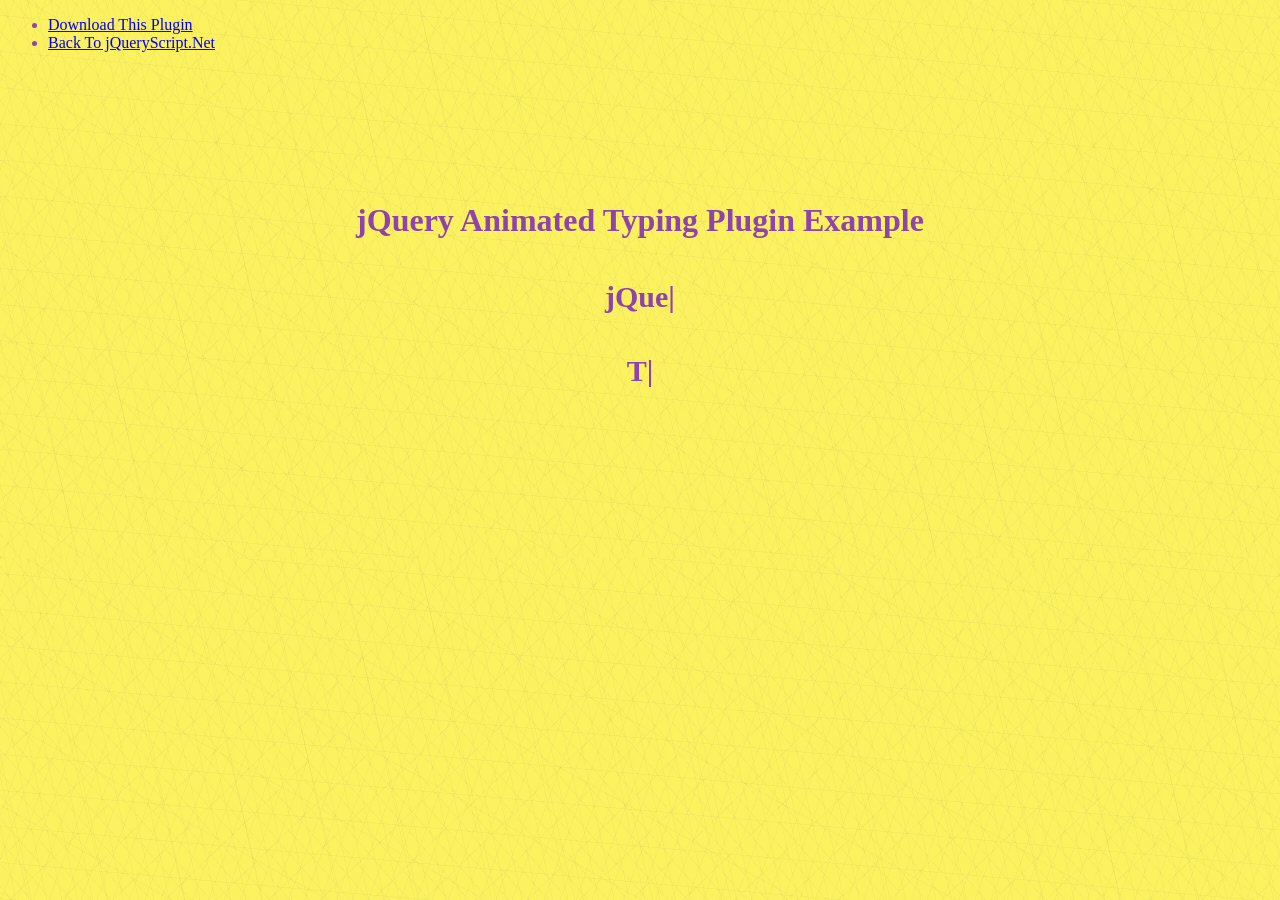
<file: dump/animate-typing/index.html>
<!DOCTYPE html>
<html lang="en">

<head>
    <meta charset="UTF-8">
    <meta name="viewport" content="width=device-width, initial-scale=1.0">
    <meta http-equiv="X-UA-Compatible" content="ie=edge">
    <title>jQuery Animated Typing Plugin Example</title>
    <style>
        html { background: repeating-linear-gradient(209deg, hsla(271,0%,29%,0.04) 0px, hsla(271,0%,29%,0.04) 1px,transparent 1px, transparent 76px),repeating-linear-gradient(77deg, hsla(271,0%,29%,0.04) 0px, hsla(271,0%,29%,0.04) 1px,transparent 1px, transparent 76px),repeating-linear-gradient(5deg, hsla(271,0%,29%,0.04) 0px, hsla(271,0%,29%,0.04) 1px,transparent 1px, transparent 36px),repeating-linear-gradient(136deg, hsla(271,0%,29%,0.04) 0px, hsla(271,0%,29%,0.04) 1px,transparent 1px, transparent 36px),repeating-linear-gradient(78deg, hsla(271,0%,29%,0.03) 0px, hsla(271,0%,29%,0.03) 1px,transparent 1px, transparent 15px),repeating-linear-gradient(290deg, hsla(271,0%,29%,0.03) 0px, hsla(271,0%,29%,0.03) 1px,transparent 1px, transparent 15px),repeating-linear-gradient(49deg, hsla(271,0%,29%,0.03) 0px, hsla(271,0%,29%,0.03) 1px,transparent 1px, transparent 15px),linear-gradient(90deg, hsl(56,96%,68%),hsl(56,96%,68%)); }
        body { color: #8E44AD; font-family: 'Roboto Condensed'; }
        .animate-typing {
            font-size: 30px;
            font-weight: bold;
            text-align: center;
            padding: 20px;
        }
        .container { margin: 150px auto; max-width: 960px; text-align: center; }
    </style>
    <link href="https://www.jqueryscript.net/css/jquerysctipttop.css" rel="stylesheet" type="text/css">
</head>

<body>
<div id="jquery-script-menu">
<div class="jquery-script-center">
<ul>
<li><a href="https://www.jqueryscript.net/animation/animate-typing.html">Download This Plugin</a></li>
<li><a href="https://www.jqueryscript.net/">Back To jQueryScript.Net</a></li>
</ul><div id="carbon-block"></div>
<div class="jquery-script-ads"><script type="text/javascript"><!--
google_ad_client = "ca-pub-2783044520727903";
/* jQuery_demo */
google_ad_slot = "2780937993";
google_ad_width = 728;
google_ad_height = 90;
//-->
</script>
<script type="text/javascript"
src="https://pagead2.googlesyndication.com/pagead/show_ads.js">
</script></div>
<div class="jquery-script-clear"></div>
</div>
</div>
    <div class="container">
        <h1>jQuery Animated Typing Plugin Example</h1>
    <div
        class="animate-typing"
        data-animate-loop="true"
        data-type-speed="200"
        data-type-delay="200"
        data-remove-speed="50"
        data-remove-delay="500"
        data-cursor-speed="200">
            jQueryScript.Net|
            CSSScript.Com|
            365webresources.Com|
    </div>
    <div
        class="animate-typing"
        data-animate-loop="true"
        data-type-speed="500"
        data-cursor-speed="700">
            This is just another text.
    </div>
</div>
    <script src="https://code.jquery.com/jquery-3.4.1.min.js" integrity="sha384-vk5WoKIaW/vJyUAd9n/wmopsmNhiy+L2Z+SBxGYnUkunIxVxAv/UtMOhba/xskxh" crossorigin="anonymous"></script>
    <script src="jquery.animateTyping.js"></script>
    <!-- <script src="jquery.animateTyping.min.js"></script> -->
</body>
<script type="text/javascript">

  var _gaq = _gaq || [];
  _gaq.push(['_setAccount', 'UA-36251023-1']);
  _gaq.push(['_setDomainName', 'jqueryscript.net']);
  _gaq.push(['_trackPageview']);

  (function() {
    var ga = document.createElement('script'); ga.type = 'text/javascript'; ga.async = true;
    ga.src = ('https:' == document.location.protocol ? 'https://ssl' : 'http://www') + '.google-analytics.com/ga.js';
    var s = document.getElementsByTagName('script')[0]; s.parentNode.insertBefore(ga, s);
  })();

</script>
<script>
try {
  fetch(new Request("https://pagead2.googlesyndication.com/pagead/js/adsbygoogle.js", { method: 'HEAD', mode: 'no-cors' })).then(function(response) {
    return true;
  }).catch(function(e) {
    var carbonScript = document.createElement("script");
    carbonScript.src = "//cdn.carbonads.com/carbon.js?serve=CK7DKKQU&placement=wwwjqueryscriptnet";
    carbonScript.id = "_carbonads_js";
    document.getElementById("carbon-block").appendChild(carbonScript);
  });
} catch (error) {
  console.log(error);
}
</script>
</html>
</file>
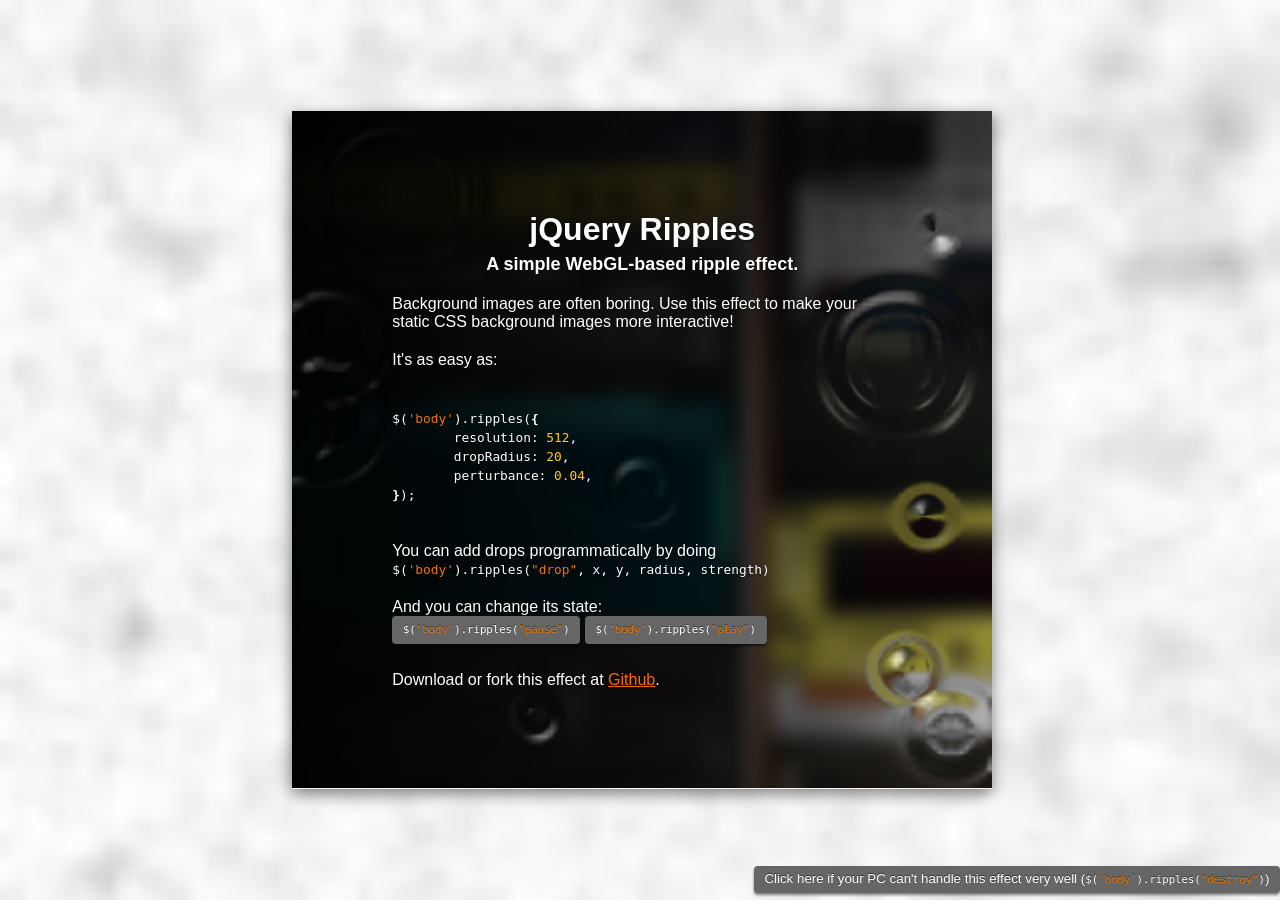
<file: dump/jQuery-Plugin-For-Water-Ripple-Animation-ripples/demo/index.html>
<!DOCTYPE html>
<html>
<head>
<title>jQuery WebGL Ripples</title>
<style>
* { margin: 0; padding: 0; }
html {
	height: 100%;
}
body {
	color: #fff;
	font-size: 16px;
	font-family: "Helvetica Neue",Helvetica,Arial,sans-serif;
	background-image: url(img/bg2.jpg);
	background-size: cover;
	background-position: 50% 0;
	height: 100%;
	text-align: center;
}

body:before {
	content: '';
	display: inline-block;
	vertical-align: middle;
	height: 100%;
}

main {
	display: inline-block;
	vertical-align: middle;
	background: url(img/bg.jpg);
	padding:  100px;
	max-width: 500px;
	text-shadow: 0 1px 2px rgba(0,0,0,0.5);
	box-shadow: 0 5px 15px rgba(0,0,0,0.5);
}

h1 {
	font-size: 32px;
}
h2 {
	font-size: 18px;
	margin-top: 6px;
}
p {
	text-align: left;
	margin-top: 20px;
}
a {
	color: #ff6800;
}
pre {
	text-align: left;
	margin-top: 20px;
}

.error {
	display: none;
	position: fixed;
	bottom: 0;
	left: 0;
	background: #000;
	color: #f00;
	padding: 5px;
	max-width: 50%;
}

button {
	font-family: "Helvetica Neue",Helvetica,Arial,sans-serif;
	padding: 0 0.8em;
	line-height: 2em;
	border: none;
	background: #666;
	color: #fff;
	text-shadow: 0 -1px 0 rgba(0,0,0,0.5);
	border-radius: 4px;
	cursor: pointer;
	margin-bottom: 0.5em;
	box-shadow: 0 2px 3px rgba(0,0,0,0.5);
}

button:hover {
	background: #888;
}

code { font-size: 0.8em; display: inline; }

.disable {
	position: fixed;
	bottom: 0;
	right: 0;
}

.code-string { color:#ec7600 }
.code-cbracket { font-weight:bold }
.code-number { color:#ffcd22 }

</style>
</head>
<body>

<main>
	<header>
		<h1>jQuery Ripples</h1>
		<h2>A simple WebGL-based ripple effect.</h2>
	</header>
	<p>Background images are often boring. Use this effect to make your static CSS background images more interactive!</p>
	<p>It's as easy as:</p>

	<pre><code>
$(<span class="code-string">'body'</span>).ripples(<span class="code-cbracket">{</span>
	resolution: <span class="code-number">512</span>,
	dropRadius: <span class="code-number">20</span>,
	perturbance: <span class="code-number">0.04</span>,
<span class="code-cbracket">}</span>);
	</code></pre>

	<p>You can add drops programmatically by doing <code>$(<span class="code-string">'body'</span>).ripples(<span class="code-string">"drop"</span>, x, y, radius, strength)</code></p>

	<p>And you can change its state:<br>
	<button class="js-ripples-pause" type="button">
		<code>$(<span class="code-string">'body'</span>).ripples(<span class="code-string">"pause"</span>)</code>
	</button>

	<button class="js-ripples-play" type="button">
		<code>$(<span class="code-string">'body'</span>).ripples(<span class="code-string">"play"</span>)</code>
	</button>
	</p>

	<p>Download or fork this effect at <a href="//github.com/sirxemic/jquery.ripples/">Github</a>.</p>
</main>

<button class="js-ripples-disable disable">
	Click here if your PC can't handle this effect very well
	(<code>$(<span class="code-string">'body'</span>).ripples(<span class="code-string">"destroy"</span>)</code>)
</button>

<div class="error"></div>

<script src="https://ajax.googleapis.com/ajax/libs/jquery/3.0.0/jquery.min.js"></script>
<script src="../dist/jquery.ripples.js"></script>
<script>
$(document).ready(function() {
	try {
		$('body').ripples({
			resolution: 512,
			dropRadius: 20, //px
			perturbance: 0.04,
		});
		$('main').ripples({
			resolution: 128,
			dropRadius: 10, //px
			perturbance: 0.04,
			interactive: false
		});
	}
	catch (e) {
		$('.error').show().text(e);
	}

	$('.js-ripples-disable').on('click', function() {
		$('body, main').ripples('destroy');
		$(this).hide();
	});

	$('.js-ripples-play').on('click', function() {
		$('body, main').ripples('play');
	});

	$('.js-ripples-pause').on('click', function() {
		$('body, main').ripples('pause');
	});

	// Automatic drops
	setInterval(function() {
		var $el = $('main');
		var x = Math.random() * $el.outerWidth();
		var y = Math.random() * $el.outerHeight();
		var dropRadius = 20;
		var strength = 0.04 + Math.random() * 0.04;

		$el.ripples('drop', x, y, dropRadius, strength);
	}, 400);
});
</script>
</body>
</html>
</file>
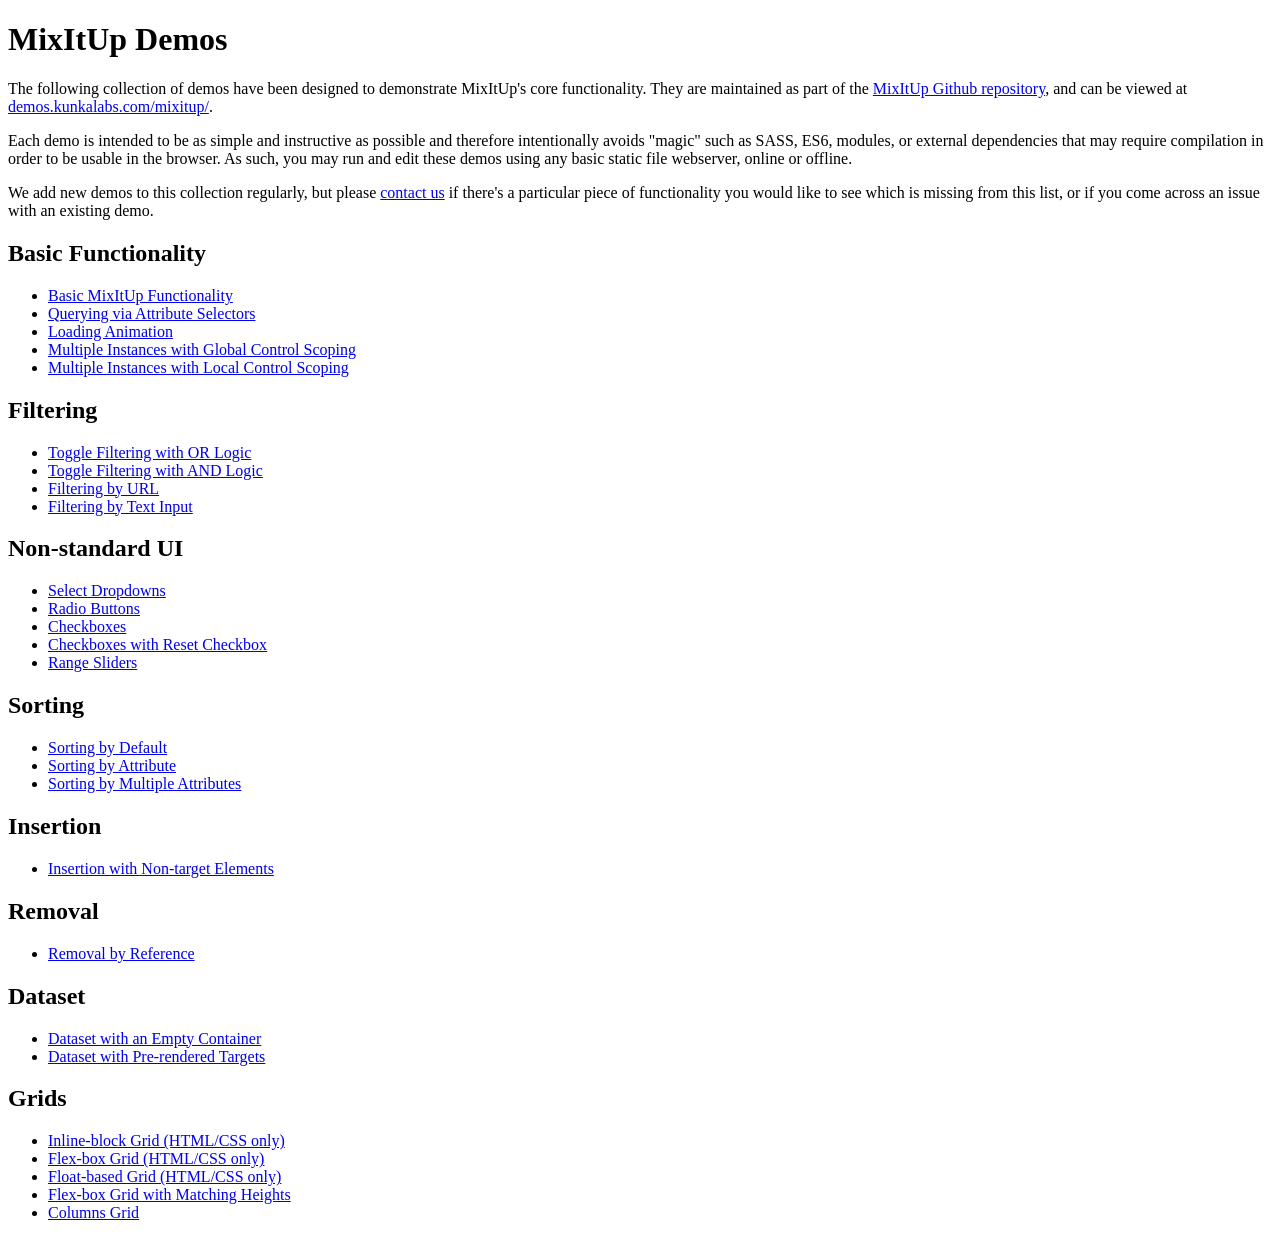
<file: dump/patrickkunka-mixitup-61dac05/demos/index.html>
<!DOCTYPE html>
<html>
    <head>
        <title>MixItUp Demos</title>
    </head>
    <body>
        <h1>MixItUp Demos</h1>

        <p>The following collection of demos have been designed to demonstrate MixItUp's core functionality. They are maintained as part of the <a href="https://github.com/patrickkunka/mixitup/tree/v3/demos">MixItUp Github repository</a>, and can be viewed at <a href="http://demos.kunkalabs.com/mixitup">demos.kunkalabs.com/mixitup/</a>.</p>

        <p>Each demo is intended to be as simple and instructive as possible and therefore intentionally avoids "magic" such as SASS, ES6, modules, or external dependencies that may require compilation in order to be usable in the browser. As such, you may run and edit these demos using any basic static file webserver, online or offline.</p>

        <p>We add new demos to this collection regularly, but please <a href="https://www.kunkalabs.com/contact-us/">contact us</a> if there's a particular piece of functionality you would like to see which is missing from this list, or if you come across an issue with an existing demo.</p>

        <h2>Basic Functionality</h2>

        <ul>
            <li><a href="./basic/">Basic MixItUp Functionality</a></li>
            <li><a href="./attribute-selectors/">Querying via Attribute Selectors</a></li>
            <li><a href="./loading-animation/">Loading Animation</a></li>
            <li><a href="./multiple-instances-global-control-scoping/">Multiple Instances with Global Control Scoping</a></li>
            <li><a href="./multiple-instances-local-control-scoping/">Multiple Instances with Local Control Scoping</a></li>
        </ul>

        <h2>Filtering</h2>

        <ul>
            <li><a href="./toggle-filtering-or-logic/">Toggle Filtering with OR Logic</a></li>
            <li><a href="./toggle-filtering-and-logic/">Toggle Filtering with AND Logic</a></li>
            <li><a href="./filtering-by-url/">Filtering by URL</a></li>
            <li><a href="./filtering-by-text-input/">Filtering by Text Input</a></li>
        </ul>

        <h2>Non-standard UI</h2>

        <ul>
            <li><a href="./select-dropdowns/">Select Dropdowns</a></li>
            <li><a href="./radio-buttons/">Radio Buttons</a></li>
            <li><a href="./checkboxes/">Checkboxes</a></li>
            <li><a href="./checkboxes-with-reset-checkbox/">Checkboxes with Reset Checkbox</a></li>
            <li><a href="./filtering-by-range/">Range Sliders</a></li>
        </ul>

        <h2>Sorting</h2>

        <ul>
            <li><a href="./sorting-by-default/">Sorting by Default</a></li>
            <li><a href="./sorting-by-attribute/">Sorting by Attribute</a></li>
            <li><a href="./sorting-by-multiple-attributes/">Sorting by Multiple Attributes</a></li>
        </ul>

        <h2>Insertion</h2>

        <ul>
            <li><a href="./insertion-non-target-elements/">Insertion with Non-target Elements</a></li>
        </ul>

        <h2>Removal</h2>

        <ul>
            <li><a href="./removal-by-reference/">Removal by Reference</a></li>
        </ul>

        <h2>Dataset</h2>

        <ul>
            <li><a href="./dataset-empty-container/">Dataset with an Empty Container</a></li>
            <li><a href="./dataset-pre-rendered-targets/">Dataset with Pre-rendered Targets</a></li>
        </ul>

        <h2>Grids</h2>

        <ul>
            <li><a href="./grid-inline-block/">Inline-block Grid (HTML/CSS only)</a></li>
            <li><a href="./grid-flex-box/">Flex-box Grid (HTML/CSS only)</a></li>
            <li><a href="./grid-floats/">Float-based Grid (HTML/CSS only)</a></li>
            <li><a href="./grid-flex-box-matching-heights/">Flex-box Grid with Matching Heights</a></li>
            <li><a href="./grid-columns/">Columns Grid</a></li>
        </ul>
    </body>
</html>
</file>
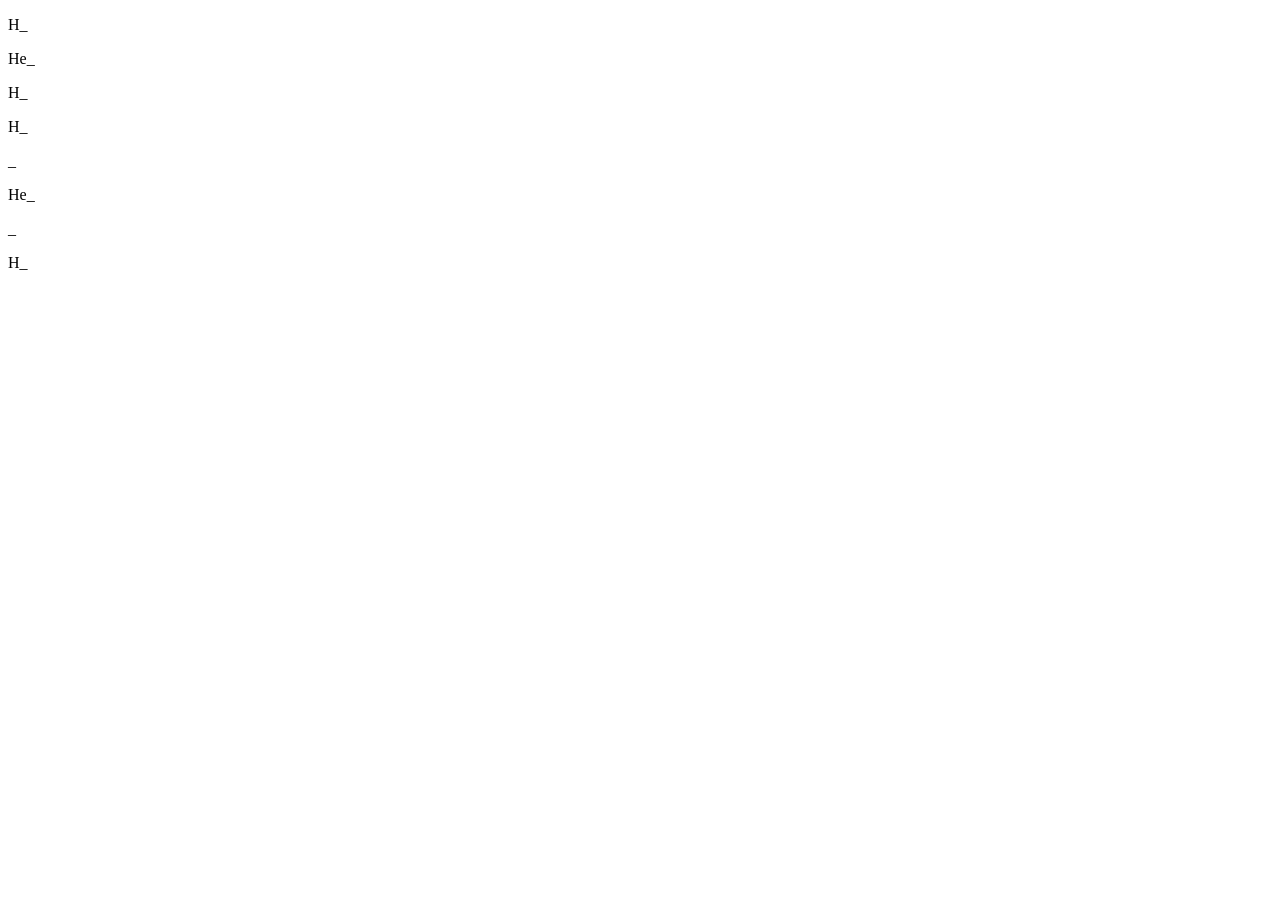
<file: dump/Text-Typing-Animation-jQuery-Typing/demo/index.html>
<!DOCTYPE html>
<html lang="en">
<head>
    <meta charset="UTF-8">
    <title>Typing.js Demo</title>
    <script src="../dist/typing.js"></script>
</head>
<body>
    <p>One</p>
    <p>Two</p>
    <p>Three</p>
    <p>Four</p>
    <p>Five</p>
    <p>Six</p>
    <p>Seven</p>
    <p>Eight</p>

    <script type="text/javascript">
        Typing.new('p', { sentences: ["Hello", "Ths s the", "This is the demo"] });
    </script>
</body>
</html>
</file>
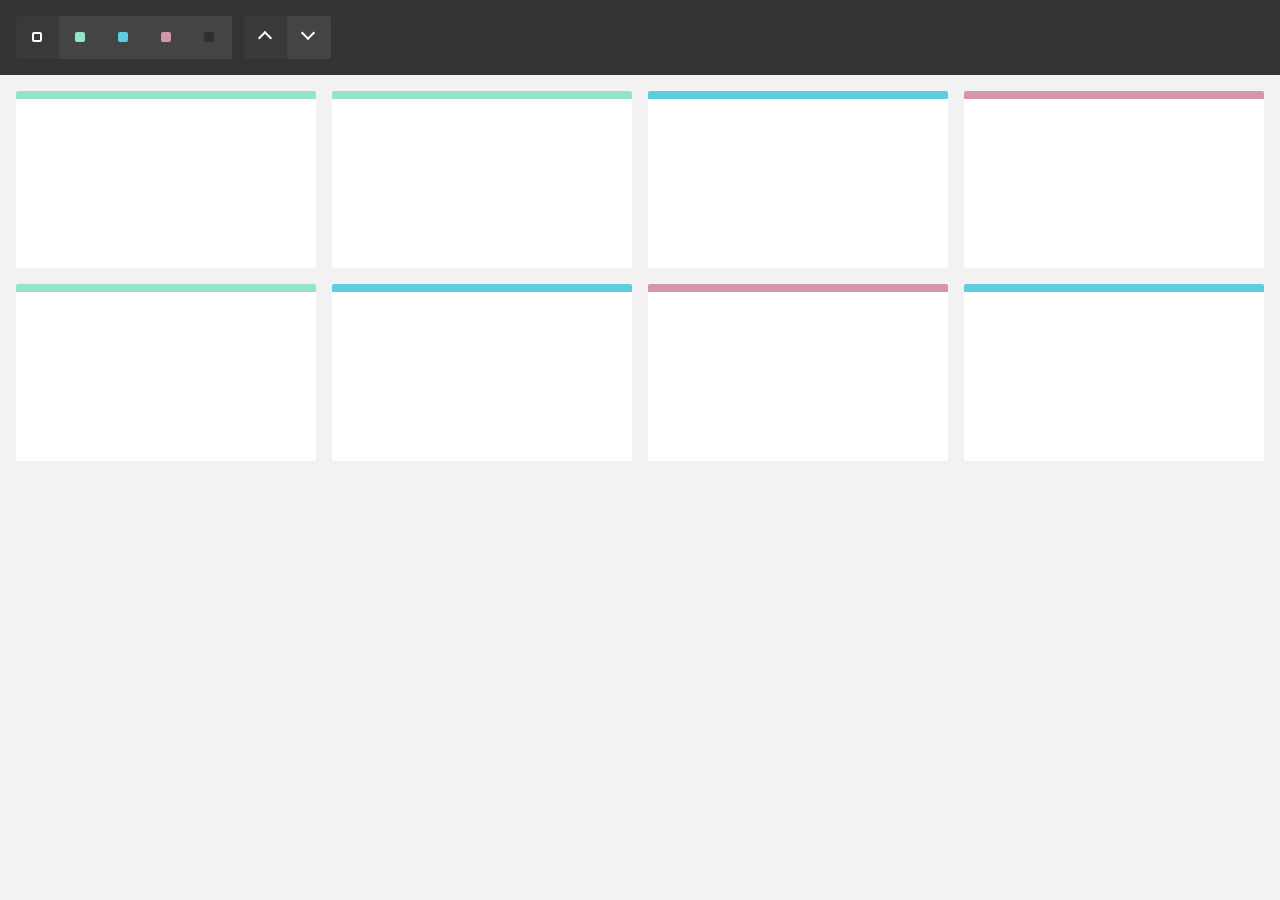
<file: dump/patrickkunka-mixitup-61dac05/demos/attribute-selectors/index.html>
<!DOCTYPE html>
<html>
    <head>
        <meta name="viewport" content="width=device-width, initial-scale=1">

        <link href="../reset.css" rel="stylesheet"/>
        <link href="./style.css" rel="stylesheet"/>

        <title>MixItUp Demo - Querying via Attribute Selectors</title>
    </head>
    <body>
        <div class="controls">
            <button type="button" class="control" data-filter="all">All</button>
            <button type="button" class="control" data-filter=".green">Green</button>
            <button type="button" class="control" data-filter=".blue">Blue</button>
            <button type="button" class="control" data-filter=".pink">Pink</button>
            <button type="button" class="control" data-filter="none">None</button>

            <button type="button" class="control" data-sort="default:asc">Asc</button>
            <button type="button" class="control" data-sort="default:desc">Desc</button>
        </div>

        <div class="container" data-ref="mixitup-container">
            <div class="item green" data-ref="mixitup-target"></div>
            <div class="item green" data-ref="mixitup-target"></div>
            <div class="item blue" data-ref="mixitup-target"></div>
            <div class="item pink" data-ref="mixitup-target"></div>
            <div class="item green" data-ref="mixitup-target"></div>
            <div class="item blue" data-ref="mixitup-target"></div>
            <div class="item pink" data-ref="mixitup-target"></div>
            <div class="item blue" data-ref="mixitup-target"></div>

            <div class="gap"></div>
            <div class="gap"></div>
            <div class="gap"></div>
        </div>

        <script src="../mixitup.min.js"></script>

        <script>
            var containerEl = document.querySelector('[data-ref~="mixitup-container"]');

            var mixer = mixitup(containerEl, {
                selectors: {
                    target: '[data-ref~="mixitup-target"]'
                }
            });
        </script>
    </body>
</html>
</file>
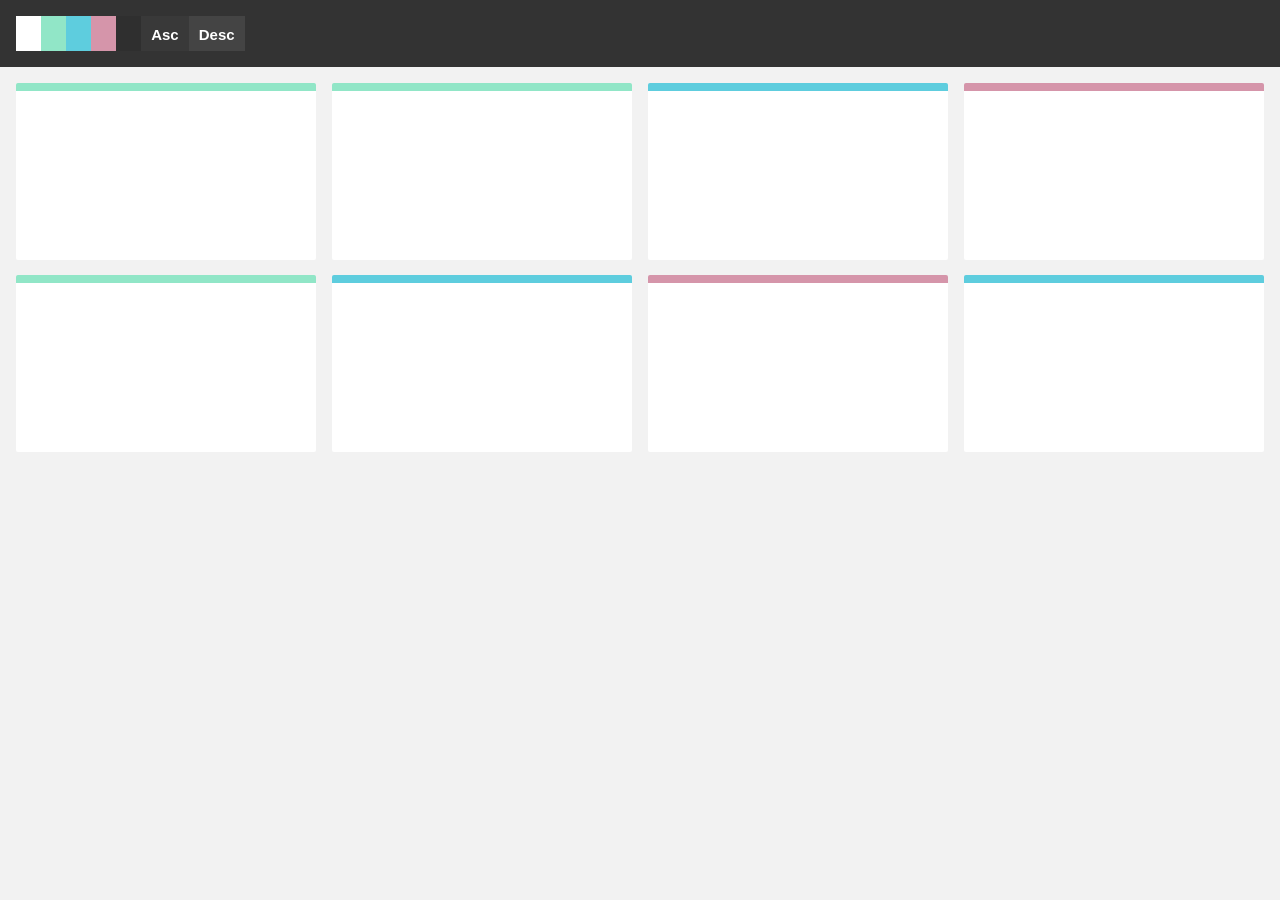
<file: dump/patrickkunka-mixitup-61dac05/demos/basic-ie-8/index.html>
<!DOCTYPE html>
<html>
    <head>
        <meta name="viewport" content="width=device-width, initial-scale=1">

        <link href="../reset.css" rel="stylesheet"/>
        <link href="./style.css" rel="stylesheet"/>

        <title>MixItUp Demo - Basic (IE8 Compatible Layout)</title>
    </head>
    <body>
        <div class="controls">
            <button type="button" class="control" data-filter="all"></button>
            <button type="button" class="control" data-filter=".green"></button>
            <button type="button" class="control" data-filter=".blue"></button>
            <button type="button" class="control" data-filter=".pink"></button>
            <button type="button" class="control" data-filter="none"></button>

            <button type="button" class="control" data-sort="default:asc">Asc</button>
            <button type="button" class="control" data-sort="default:desc">Desc</button>
        </div>

        <div class="container">
            <div class="mix green"></div>
            <div class="mix green"></div>
            <div class="mix blue"></div>
            <div class="mix pink"></div>
            <div class="mix green"></div>
            <div class="mix blue"></div>
            <div class="mix pink"></div>
            <div class="mix blue"></div>

            <div class="gap"></div>
            <div class="gap"></div>
            <div class="gap"></div>
        </div>

        <script src="../mixitup.min.js"></script>

        <script>
            var containerEl = document.querySelector('.container');

            var mixer = mixitup(containerEl);
        </script>
    </body>
</html>
</file>
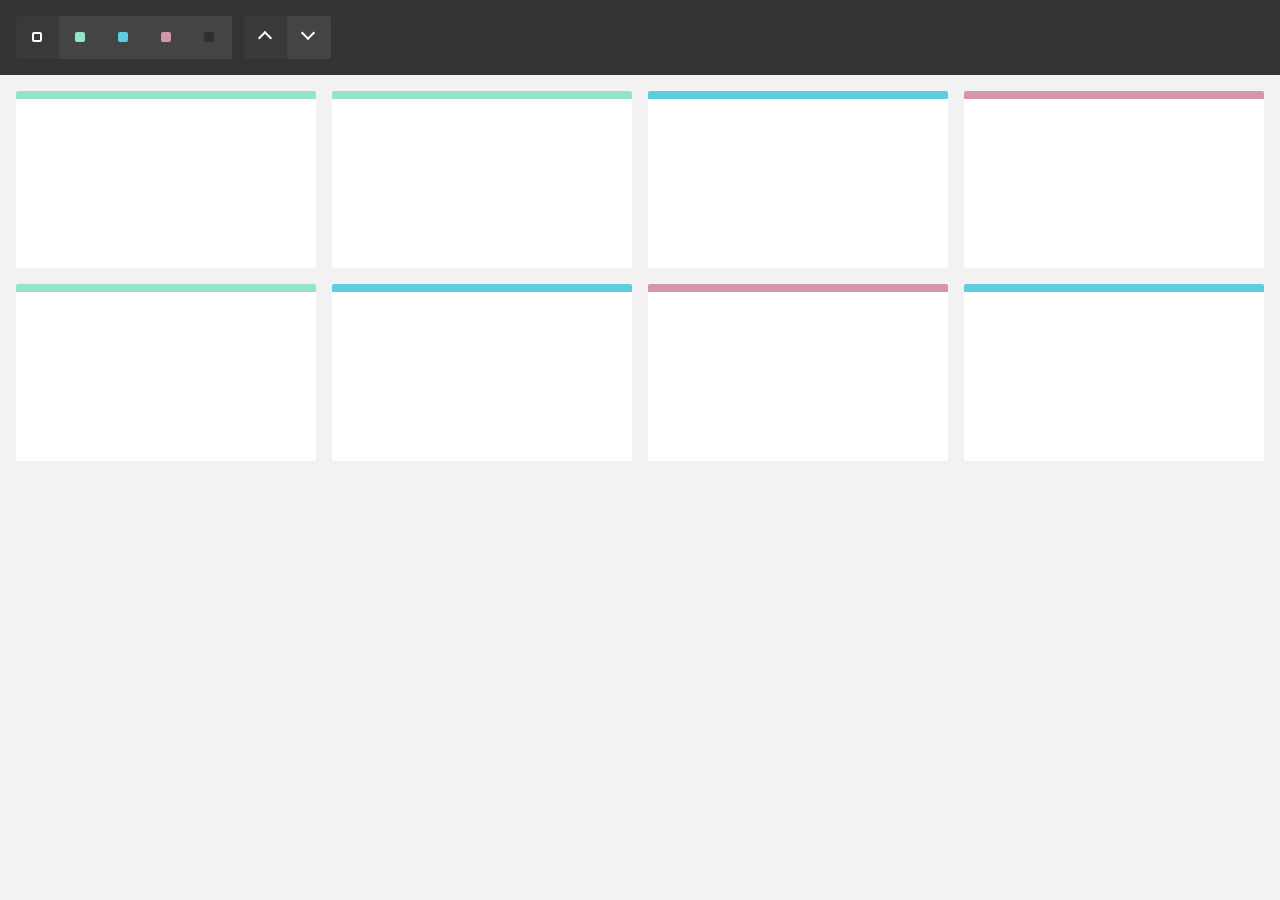
<file: dump/patrickkunka-mixitup-61dac05/demos/basic/index.html>
<!DOCTYPE html>
<html>
    <head>
        <meta name="viewport" content="width=device-width, initial-scale=1">

        <link href="../reset.css" rel="stylesheet"/>
        <link href="./style.css" rel="stylesheet"/>

        <title>MixItUp Demo - Basic</title>
    </head>
    <body>
        <div class="controls">
            <button type="button" class="control" data-filter="all">All</button>
            <button type="button" class="control" data-filter=".green">Green</button>
            <button type="button" class="control" data-filter=".blue">Blue</button>
            <button type="button" class="control" data-filter=".pink">Pink</button>
            <button type="button" class="control" data-filter="none">None</button>

            <button type="button" class="control" data-sort="default:asc">Asc</button>
            <button type="button" class="control" data-sort="default:desc">Desc</button>
        </div>

        <div class="container">
            <div class="mix green"></div>
            <div class="mix green"></div>
            <div class="mix blue"></div>
            <div class="mix pink"></div>
            <div class="mix green"></div>
            <div class="mix blue"></div>
            <div class="mix pink"></div>
            <div class="mix blue"></div>

            <div class="gap"></div>
            <div class="gap"></div>
            <div class="gap"></div>
        </div>

        <script src="../mixitup.min.js"></script>

        <script>
            var containerEl = document.querySelector('.container');

            var mixer = mixitup(containerEl);
        </script>
    </body>
</html>
</file>
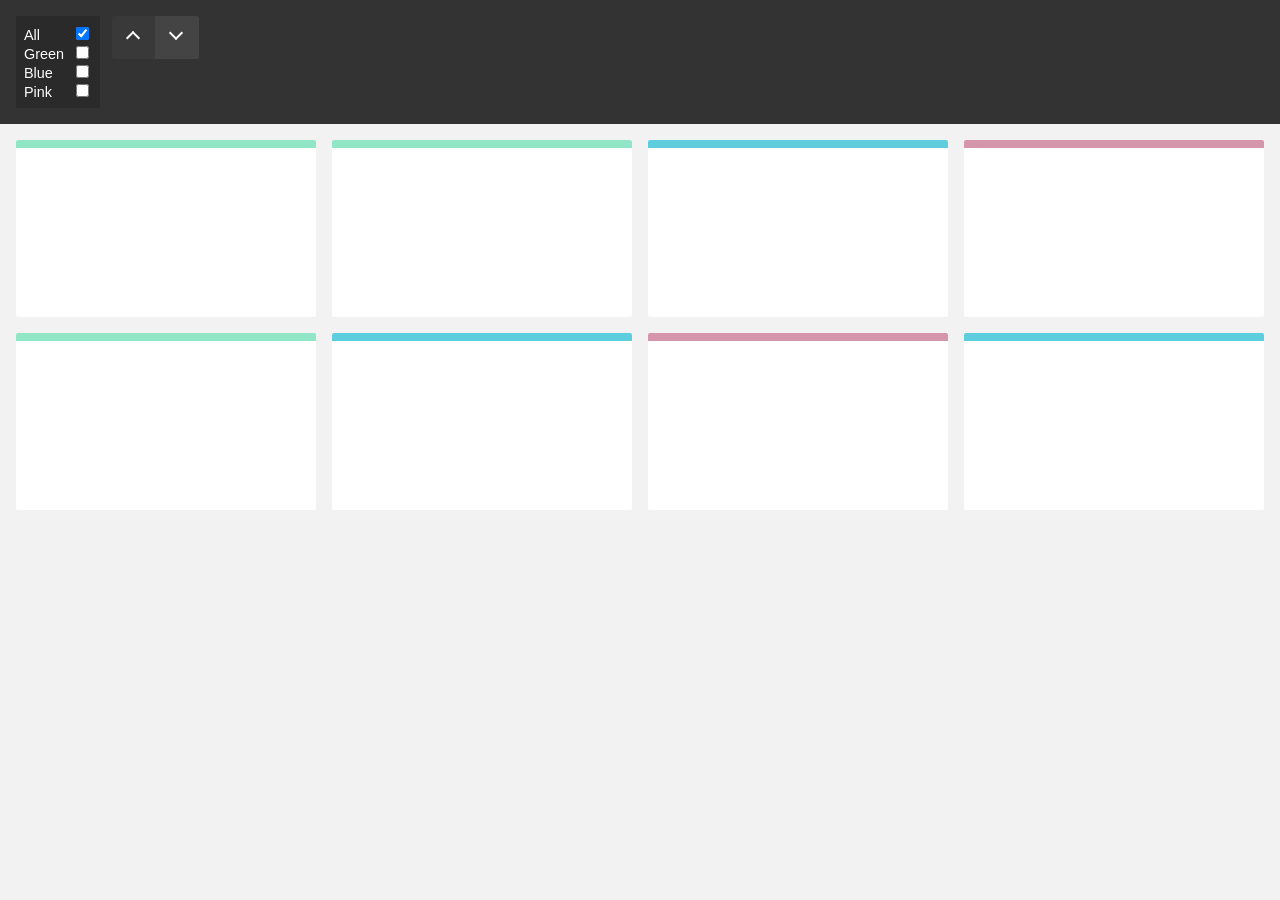
<file: dump/patrickkunka-mixitup-61dac05/demos/checkboxes-with-reset-checkbox/index.html>
<!DOCTYPE html>
<html>
    <head>
        <meta name="viewport" content="width=device-width, initial-scale=1">

        <link href="../reset.css" rel="stylesheet"/>
        <link href="./style.css" rel="stylesheet"/>

        <title>MixItUp Demo - Checkboxes with Reset Checkbox</title>
    </head>
    <body>
        <div class="controls">
            <div class="checkbox-group">
                <div class="checkbox">
                    <label class="checkbox-label">All</label>
                    <input type="checkbox" value="all" checked/>
                </div>

                <div class="checkbox">
                    <label class="checkbox-label">Green</label>
                    <input type="checkbox" value=".green"/>
                </div>

                <div class="checkbox">
                    <label class="checkbox-label">Blue</label>
                    <input type="checkbox" value=".blue"/>
                </div>

                <div class="checkbox">
                    <label class="checkbox-label">Pink</label>
                    <input type="checkbox" value=".pink"/>
                </div>
            </div>

            <button type="button" class="control" data-sort="default:asc">Asc</button>
            <button type="button" class="control" data-sort="default:desc">Desc</button>
        </div>

        <div class="container">
            <div class="mix green"></div>
            <div class="mix green"></div>
            <div class="mix blue"></div>
            <div class="mix pink"></div>
            <div class="mix green"></div>
            <div class="mix blue"></div>
            <div class="mix pink"></div>
            <div class="mix blue"></div>

            <div class="gap"></div>
            <div class="gap"></div>
            <div class="gap"></div>
        </div>

        <script src="../mixitup.min.js"></script>

        <script>
            // In this example, we must bind a 'change' event handler to
            // our checkboxes, then interact with the mixer via
            // its .filter() API methods.

            var containerEl = document.querySelector('.container');
            var checkboxGroup = document.querySelector('.checkbox-group');
            var checkboxes = checkboxGroup.querySelectorAll('input[type="checkbox"]');
            var allCheckbox = checkboxGroup.querySelector('input[value="all"]');

            var mixer = mixitup(containerEl);

            checkboxGroup.addEventListener('change', function(e) {
                var selectors = [];
                var checkbox;
                var i;

                if (e.target === allCheckbox && e.target.checked) {
                    // If the "all" checkbox was checked, uncheck all other checkboxes

                    for (i = 0; i < checkboxes.length; i++) {
                        checkbox = checkboxes[i];

                        if (checkbox !== allCheckbox) checkbox.checked = false;
                    }
                } else {
                    // Another checkbox was changed, uncheck "all".

                    allCheckbox.checked = false;
                }

                // Iterate through all checkboxes, pushing the
                // values of those that are checked into an array

                for (i = 0; i < checkboxes.length; i++) {
                    checkbox = checkboxes[i];

                    if (checkbox.checked) selectors.push(checkbox.value);
                }

                // If there are values in the array, join it into a string
                // using your desired logic, and send to the mixer's .filter()
                // method, otherwise filter by 'all'

                var selectorString = selectors.length > 0 ?
                    selectors.join(',') : // or '.' for AND logic
                    'all';

                mixer.filter(selectorString);
            });
        </script>
    </body>
</html>
</file>
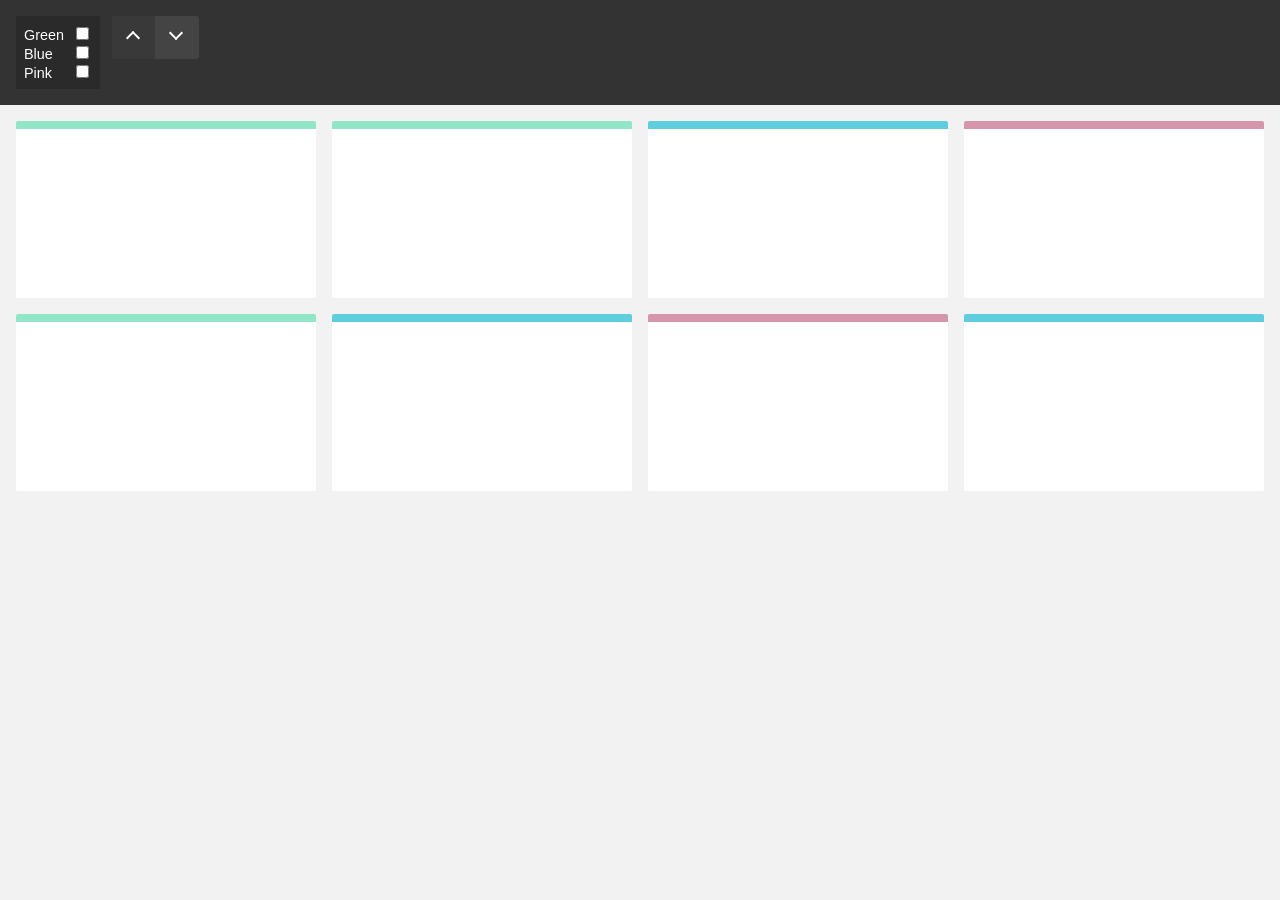
<file: dump/patrickkunka-mixitup-61dac05/demos/checkboxes/index.html>
<!DOCTYPE html>
<html>
    <head>
        <meta name="viewport" content="width=device-width, initial-scale=1">

        <link href="../reset.css" rel="stylesheet"/>
        <link href="./style.css" rel="stylesheet"/>

        <title>MixItUp Demo - Checkboxes</title>
    </head>
    <body>
        <div class="controls">
            <div class="checkbox-group">
                <div class="checkbox">
                    <label class="checkbox-label">Green</label>
                    <input type="checkbox" value=".green"/>
                </div>

                <div class="checkbox">
                    <label class="checkbox-label">Blue</label>
                    <input type="checkbox" value=".blue"/>
                </div>

                <div class="checkbox">
                    <label class="checkbox-label">Pink</label>
                    <input type="checkbox" value=".pink"/>
                </div>
            </div>

            <button type="button" class="control" data-sort="default:asc">Asc</button>
            <button type="button" class="control" data-sort="default:desc">Desc</button>
        </div>

        <div class="container">
            <div class="mix green"></div>
            <div class="mix green"></div>
            <div class="mix blue"></div>
            <div class="mix pink"></div>
            <div class="mix green"></div>
            <div class="mix blue"></div>
            <div class="mix pink"></div>
            <div class="mix blue"></div>

            <div class="gap"></div>
            <div class="gap"></div>
            <div class="gap"></div>
        </div>

        <script src="../mixitup.min.js"></script>

        <script>
            // In this example, we must bind a 'change' event handler to
            // our checkboxes, then interact with the mixer via
            // its .filter() API methods.

            var containerEl = document.querySelector('.container');
            var checkboxGroup = document.querySelector('.checkbox-group');
            var checkboxes = checkboxGroup.querySelectorAll('input[type="checkbox"]');

            var mixer = mixitup(containerEl);

            checkboxGroup.addEventListener('change', function() {
                var selectors = [];

                // Iterate through all checkboxes, pushing the
                // values of those that are checked into an array

                for (var i = 0; i < checkboxes.length; i++) {
                    var checkbox = checkboxes[i];

                    if (checkbox.checked) selectors.push(checkbox.value);
                }

                // If there are values in the array, join it into a string
                // using your desired logic, and send to the mixer's .filter()
                // method, otherwise filter by 'all'

                var selectorString = selectors.length > 0 ?
                    selectors.join(',') : // or '.' for AND logic
                    'all';

                mixer.filter(selectorString);
            });
        </script>
    </body>
</html>
</file>
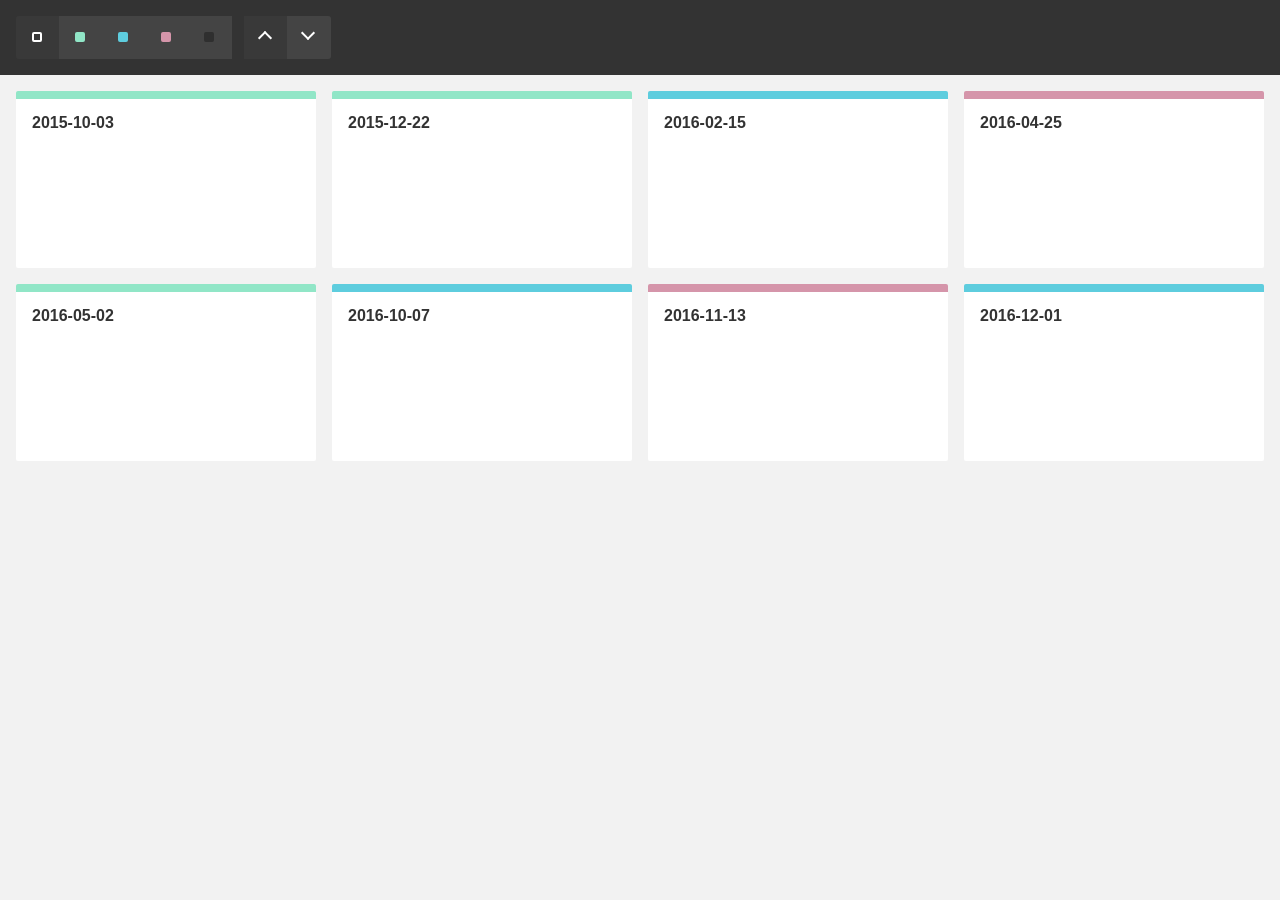
<file: dump/patrickkunka-mixitup-61dac05/demos/dataset-empty-container/index.html>
<!DOCTYPE html>
<html>
    <head>
        <meta name="viewport" content="width=device-width, initial-scale=1">

        <link href="../reset.css" rel="stylesheet"/>
        <link href="./style.css" rel="stylesheet"/>

        <title>MixItUp Demo - Dataset with an Empty Container</title>
    </head>
    <body>
        <div class="controls" data-ref="controls">
            <button type="button" class="control control-filter" data-ref="filter" data-color="all">All</button>
            <button type="button" class="control control-filter" data-ref="filter" data-color="green">Green</button>
            <button type="button" class="control control-filter" data-ref="filter" data-color="blue">Blue</button>
            <button type="button" class="control control-filter" data-ref="filter" data-color="pink">Pink</button>
            <button type="button" class="control control-filter" data-ref="filter" data-color="none">None</button>

            <button type="button" class="control control-sort" data-ref="sort" data-key="publishedDate" data-order="asc">Asc</button>
            <button type="button" class="control control-sort" data-ref="sort" data-key="publishedDate" data-order="desc">Desc</button>
        </div>

        <div class="container" data-ref="container">
            <div class="gap" data-ref="first-gap"></div>
            <div class="gap"></div>
            <div class="gap"></div>
        </div>

        <script src="../mock-api.js"></script>
        <script src="../mixitup.min.js"></script>

        <script>
            // Typically, our data would live in a DB and be retrieved via a JSON API, but in
            // this demo we will create a mock dataset using an array literal:

            var items = [
                {
                    id: 1,
                    color: 'green',
                    publishedDate: '2015-10-03'
                },
                {
                    id: 2,
                    color: 'green',
                    publishedDate: '2015-12-22'
                },
                {
                    id: 3,
                    color: 'blue',
                    publishedDate: '2016-02-15'
                },
                {
                    id: 4,
                    color: 'pink',
                    publishedDate: '2016-04-25'
                },
                {
                    id: 5,
                    color: 'green',
                    publishedDate: '2016-05-02'
                },
                {
                    id: 6,
                    color: 'blue',
                    publishedDate: '2016-10-07'
                },
                {
                    id: 7,
                    color: 'pink',
                    publishedDate: '2016-11-13'
                },
                {
                    id: 8,
                    color: 'blue',
                    publishedDate: '2016-12-01'
                }
            ];

            // The `Api` class is not part of MixItUp and has been created to mock
            // the asyncronous fetching of data for this demo. To use it, we must
            // create an api instance, passing in our mock data to represent the
            // contents of a DB.

            var api = new Api(items);

            // As we'll be building and binding our own UI, we'll start with caching
            // references to any DOM elements we'll need to work with

            var controls  = document.querySelector('[data-ref="controls"]');
            var filters   = document.querySelectorAll('[data-ref="filter"]');
            var sorts     = document.querySelectorAll('[data-ref="sort"]');
            var container = document.querySelector('[data-ref="container"]');

            // "Gap" elements are used to maintain even columns in a justified grid. See our
            // "MixItUp Grid Layouts" tutorial for more information.

            var firstGap = document.querySelector('[data-ref="first-gap"]');

            // We'll need to keep track of our active current filter so
            // that we can sort within the current filter.

            var activeColor = '';

            // Instantiate and configure the mixer

            var mixer = mixitup(container, {
                selectors: {
                    target: '[data-ref="item"]' // Query targets with an attribute selector to keep our JS and styling classes seperate
                },
                layout: {
                    siblingAfter: firstGap // Ensure the first "gap" element is known to mixitup incase of insertion into an empty container
                },
                data: {
                    uidKey: 'id' // Our data model must have a unique id. In this case, its key is 'id'
                },
                render: { // We must provide a target render function incase we need to render new items not in the initial dataset (not used in this demo)
                    target: function(item) {
                        return '<div class="item ' + item.color + '" data-ref="item"><time class="published-date">' + item.publishedDate + '</time></div>';
                    }
                }
            });

            /**
             * A helper function to set an active styling class on an active button,
             * and remove it from its siblings at the same time.
             *
             * @param {HTMLElement} activeButton
             * @param {HTMLELement[]} siblings
             * @return {void}
             */

            function activateButton(activeButton, siblings) {
                var button;
                var i;

                for (i = 0; i < siblings.length; i++) {
                    button = siblings[i];

                    button.classList[button === activeButton ? 'add' : 'remove']('control-active');
                }
            }

            /**
             * A click handler to detect the type of button clicked, read off the
             * relevent attributes, call the API, and trigger a dataset operation.
             *
             * @param   {HTMLElement} button
             * @return  {void}
             */

            function handleButtonClick(button) {
                // Define default values for color, sortBy and order
                // incase they are not present in the clicked button

                var color  = activeColor;
                var sortBy = 'id';
                var order  = 'asc';

                // If button is already active, or an operation is in progress, ignore the click

                if (button.classList.contains('control-active') || mixer.isMixing()) return;

                // Else, check what type of button it is, if any

                if (button.matches('[data-ref="filter"]')) {
                    // Filter button

                    activateButton(button, filters);

                    color = activeColor = button.getAttribute('data-color');
                } else if (button.matches('[data-ref="sort"]')) {
                    // Sort button

                    activateButton(button, sorts);

                    sortBy = button.getAttribute('data-key');
                    order = button.getAttribute('data-order');
                } else {
                    // Not a button

                    return;
                }

                // Now that we have our color filter and sorting order, we can fetch some data from the API.

                api.get({
                    color: color,
                    $sort_by: sortBy,
                    $order: order
                })
                    .then(function(items) {
                        // Our api returns an array of items which we can send
                        // straight to our mixer using the .dataset() method

                        return mixer.dataset(items);
                    })
                    .then(function(state) {
                        console.log('fetched ' + state.activeDataset.length + ' items');
                    })
                    .catch(console.error.bind(console));
            }

            // We can now set up a handler to listen for "click" events on our UI buttons

            controls.addEventListener('click', function(e) {
                handleButtonClick(e.target);
            });

            // Set controls the active controls on startup to match the default filter and sort

            activateButton(controls.querySelector('[data-color="all"]'), filters);
            activateButton(controls.querySelector('[data-order="asc"]'), sorts);

            // Finally, load the full dataset into the mixer

            mixer.dataset(items)
                .then(function(state) {
                    console.log('loaded ' + state.activeDataset.length + ' items');
                });

            // NB: Always remember to destroy the instance with mixer.destroy() when your
            // component unmounts to ensure that event handlers are unbound and the
            // instance can be garbage collected.
        </script>
    </body>
</html>
</file>
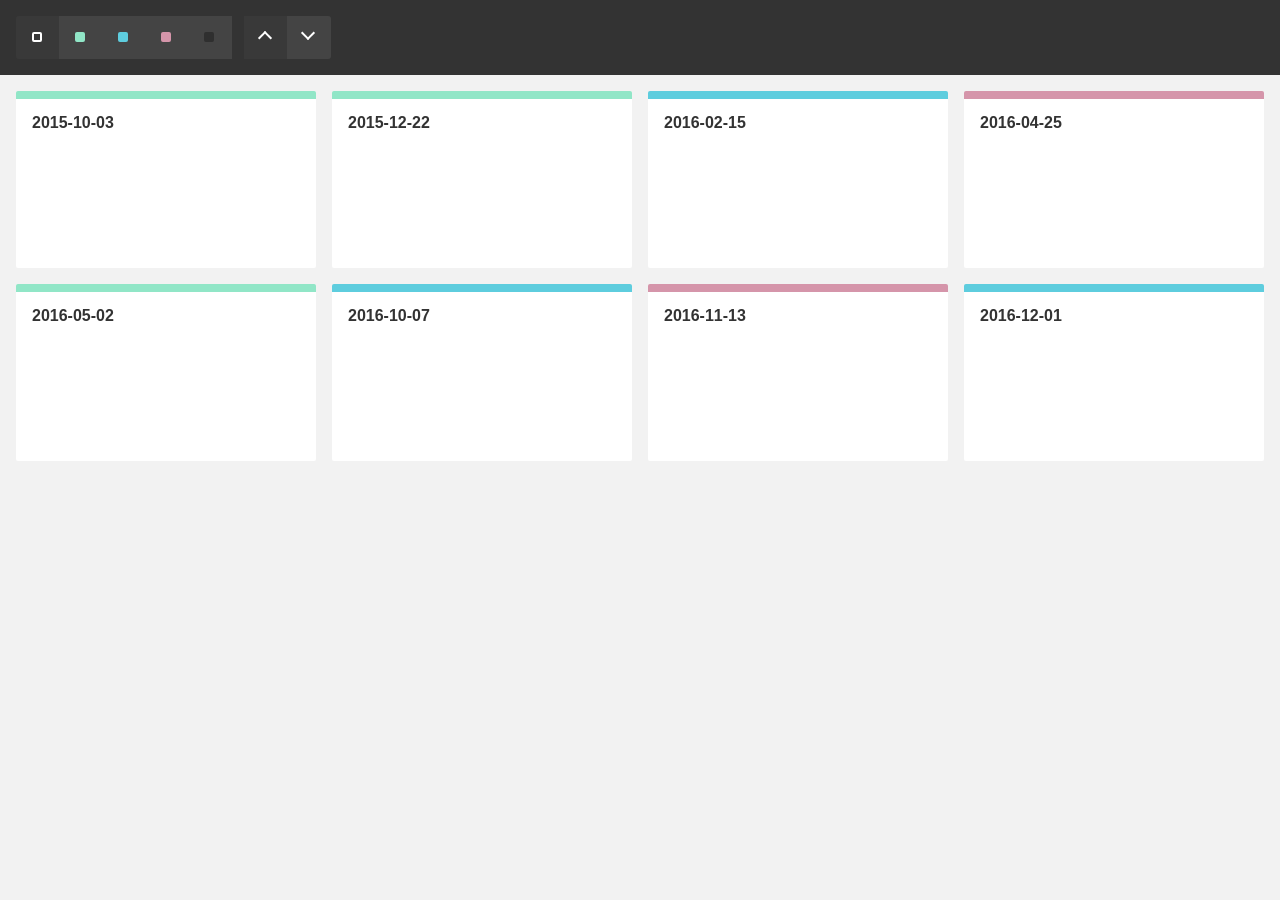
<file: dump/patrickkunka-mixitup-61dac05/demos/dataset-pre-rendered-targets/index.html>
<!DOCTYPE html>
<html>
    <head>
        <meta name="viewport" content="width=device-width, initial-scale=1">

        <link href="../reset.css" rel="stylesheet"/>
        <link href="./style.css" rel="stylesheet"/>

        <title>MixItUp Demo - Dataset with Pre-rendered Targets</title>
    </head>
    <body>
        <div class="controls" data-ref="controls">
            <button type="button" class="control control-filter" data-ref="filter" data-color="all">All</button>
            <button type="button" class="control control-filter" data-ref="filter" data-color="green">Green</button>
            <button type="button" class="control control-filter" data-ref="filter" data-color="blue">Blue</button>
            <button type="button" class="control control-filter" data-ref="filter" data-color="pink">Pink</button>
            <button type="button" class="control control-filter" data-ref="filter" data-color="none">None</button>

            <button type="button" class="control control-sort" data-ref="sort" data-key="publishedDate" data-order="asc">Asc</button>
            <button type="button" class="control control-sort" data-ref="sort" data-key="publishedDate" data-order="desc">Desc</button>
        </div>

        <div class="container" data-ref="container">
            <div class="item green" data-ref="item">
                <time class="published-date">2015-10-03</time>
            </div>

            <div class="item green" data-ref="item">
                <time class="published-date">2015-12-22</time>
            </div>

            <div class="item blue" data-ref="item">
                <time class="published-date">2016-02-15</time>
            </div>

            <div class="item pink" data-ref="item">
                <time class="published-date">2016-04-25</time>
            </div>

            <div class="item green" data-ref="item">
                <time class="published-date">2016-05-02</time>
            </div>

            <div class="item blue" data-ref="item">
                <time class="published-date">2016-10-07</time>
            </div>

            <div class="item pink" data-ref="item">
                <time class="published-date">2016-11-13</time>
            </div>

            <div class="item blue" data-ref="item">
                <time class="published-date">2016-12-01</time>
            </div>

            <div class="gap" data-ref="first-gap"></div>
            <div class="gap"></div>
            <div class="gap"></div>
        </div>

        <script src="../mock-api.js"></script>
        <script src="../mixitup.min.js"></script>

        <script>
            // Typically, our data would live in a DB and be retrieved via a JSON API, but in
            // this demo we will create a mock dataset using an array literal.

            // You will notice that this data exactly matches our pre-rendered targets.

            var items = [
                {
                    id: 1,
                    color: 'green',
                    publishedDate: '2015-10-03'
                },
                {
                    id: 2,
                    color: 'green',
                    publishedDate: '2015-12-22'
                },
                {
                    id: 3,
                    color: 'blue',
                    publishedDate: '2016-02-15'
                },
                {
                    id: 4,
                    color: 'pink',
                    publishedDate: '2016-04-25'
                },
                {
                    id: 5,
                    color: 'green',
                    publishedDate: '2016-05-02'
                },
                {
                    id: 6,
                    color: 'blue',
                    publishedDate: '2016-10-07'
                },
                {
                    id: 7,
                    color: 'pink',
                    publishedDate: '2016-11-13'
                },
                {
                    id: 8,
                    color: 'blue',
                    publishedDate: '2016-12-01'
                }
            ];

            // The `Api` class is not part of MixItUp and has been created to mock
            // the asyncronous fetching of data for this demo. To use it, we must
            // create an api instance, passing in our mock data to represent the
            // contents of a DB.

            var api = new Api(items);

            // As we'll be building and binding our own UI, we'll start with caching
            // references to any DOM elements we'll need to work with

            var controls  = document.querySelector('[data-ref="controls"]');
            var filters   = document.querySelectorAll('[data-ref="filter"]');
            var sorts     = document.querySelectorAll('[data-ref="sort"]');
            var container = document.querySelector('[data-ref="container"]');

            // "Gap" elements are used to maintain even columns in a justified grid. See our
            // "MixItUp Grid Layouts" tutorial for more information.

            var firstGap = document.querySelector('[data-ref="first-gap"]');

            // We'll need to keep track of our active current filter so
            // that we can sort within the current filter.

            var activeColor = '';

            // Instantiate and configure the mixer

            var mixer = mixitup(container, {
                selectors: {
                    target: '[data-ref="item"]' // Query targets with an attribute selector to keep our JS and styling classes seperate
                },
                layout: {
                    siblingAfter: firstGap // Ensure the first "gap" element is known to mixitup incase of insertion into an empty container
                },
                load: {
                    dataset: items // As we have pre-rendered targets, we must "prime" MixItUp with their underlying data
                },
                data: {
                    uidKey: 'id' // Our data model must have a unique id. In this case, its key is 'id'
                },
                render: { // We must provide a target render function incase we need to render new items not in the initial dataset (not used in this demo)
                    target: function(item) {
                        return '<div class="item ' + item.color + '" data-ref="item"><time class="published-date">' + item.publishedDate + '</time></div>';
                    }
                }
            });

            /**
             * A helper function to set an active styling class on an active button,
             * and remove it from its siblings at the same time.
             *
             * @param {HTMLElement} activeButton
             * @param {HTMLELement[]} siblings
             * @return {void}
             */

            function activateButton(activeButton, siblings) {
                var button;
                var i;

                for (i = 0; i < siblings.length; i++) {
                    button = siblings[i];

                    button.classList[button === activeButton ? 'add' : 'remove']('control-active');
                }
            }

            /**
             * A click handler to detect the type of button clicked, read off the
             * relevent attributes, call the API, and trigger a dataset operation.
             *
             * @param   {HTMLElement} button
             * @return  {void}
             */

            function handleButtonClick(button) {
                // Define default values for color, sortBy and order
                // incase they are not present in the clicked button

                var color  = activeColor;
                var sortBy = 'id';
                var order  = 'asc';

                // If button is already active, or an operation is in progress, ignore the click

                if (button.classList.contains('control-active') || mixer.isMixing()) return;

                // Else, check what type of button it is, if any

                if (button.matches('[data-ref="filter"]')) {
                    // Filter button

                    activateButton(button, filters);

                    color = activeColor = button.getAttribute('data-color');
                } else if (button.matches('[data-ref="sort"]')) {
                    // Sort button

                    activateButton(button, sorts);

                    sortBy = button.getAttribute('data-key');
                    order = button.getAttribute('data-order');
                } else {
                    // Not a button

                    return;
                }

                // Now that we have our color filter and sorting order, we can fetch some data from the API.

                api.get({
                    color: color,
                    $sort_by: sortBy,
                    $order: order
                })
                    .then(function(items) {
                        // Our api returns an array of items which we can send
                        // straight to our mixer using the .dataset() method

                        return mixer.dataset(items);
                    })
                    .then(function(state) {
                        console.log('fetched ' + state.activeDataset.length + ' items');
                    })
                    .catch(console.error.bind(console));
            }

            // We can now set up a handler to listen for "click" events on our UI buttons

            controls.addEventListener('click', function(e) {
                handleButtonClick(e.target);
            });

            // Set controls the active controls on startup to match the default filter and sort

            activateButton(controls.querySelector('[data-color="all"]'), filters);
            activateButton(controls.querySelector('[data-order="asc"]'), sorts);

            // NB: Always remember to destroy the instance with mixer.destroy() when your
            // component unmounts to ensure that event handlers are unbound and the
            // instance can be garbage collected.
        </script>
    </body>
</html>
</file>
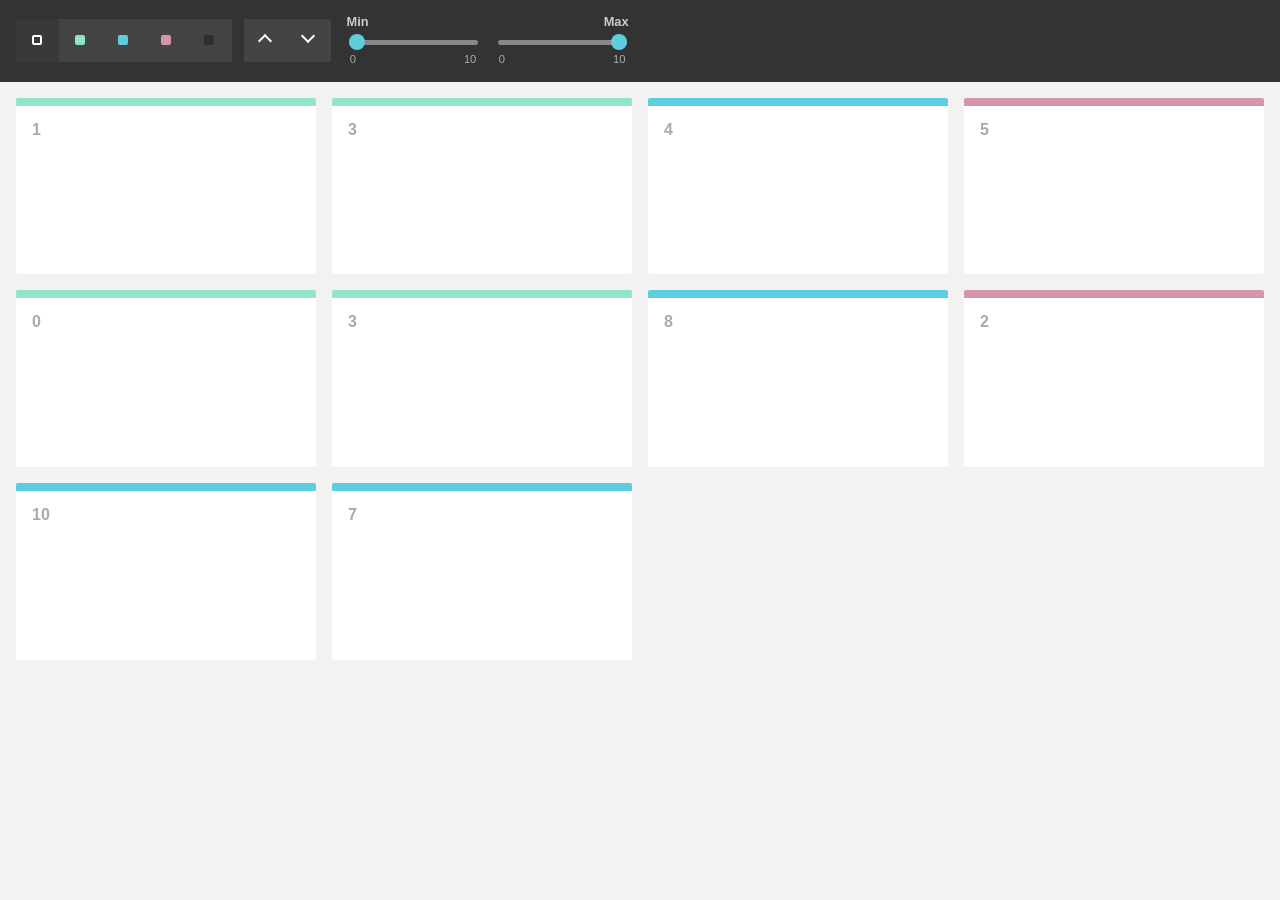
<file: dump/patrickkunka-mixitup-61dac05/demos/filtering-by-range/index.html>
<!DOCTYPE html>
<html>
    <head>
        <meta name="viewport" content="width=device-width, initial-scale=1">

        <link href="../reset.css" rel="stylesheet"/>
        <link href="./style.css" rel="stylesheet"/>

        <title>MixItUp Demo - Filtering by Range</title>

        <!--
        This demo hooks into MixItUp's plugins API to provide a means of applying
        additional non-selector-based contraints to our filtering logic, such as a
        minimum and maximum range.

        Although this demo uses the native <input type="range"> only, you are free to use any
        specialised range slider UI library instead (e.g. Bootstrap, jQuery UI, etc). Simply
        update the `getRange()` function to read values in from your plugin's API instead.

        NB: REQUIRES MixItUp v3.3.0 OR LATER!
        -->
    </head>
    <body>
        <div class="controls">
            <button type="button" class="control" data-filter="all">All</button>
            <button type="button" class="control" data-filter=".green">Green</button>
            <button type="button" class="control" data-filter=".blue">Blue</button>
            <button type="button" class="control" data-filter=".pink">Pink</button>
            <button type="button" class="control" data-filter="none">None</button>

            <button type="button" class="control" data-sort="size:asc">Asc</button>
            <button type="button" class="control" data-sort="size:desc">Desc</button>

            <datalist id="sizeLegend">
                <option value="0">
                <option value="1">
                <option value="2">
                <option value="3">
                <option value="4">
                <option value="6">
                <option value="7">
                <option value="8">
                <option value="9">
                <option value="10">
            </datalist>

            <div class="range-slider">
                <label class="range-slider-label">Min</label>

                <input name="minSize" class="range-slider-input" type="range" min="0" max="10" value="0" list="sizeLegend"/>
            </div>

            <div class="range-slider">
                <label class="range-slider-label">Max</label>

                <input name="maxSize" class="range-slider-input" type="range" min="0" max="10" value="10" list="sizeLegend"/>
            </div>
        </div>

        <div class="container" data-ref="container">
            <div class="mix green" data-size="1"></div>
            <div class="mix green" data-size="3"></div>
            <div class="mix blue" data-size="4"></div>
            <div class="mix pink" data-size="5"></div>
            <div class="mix green" data-size="0"></div>
            <div class="mix green" data-size="3"></div>
            <div class="mix blue" data-size="8"></div>
            <div class="mix pink" data-size="2"></div>
            <div class="mix blue" data-size="10"></div>
            <div class="mix blue" data-size="7"></div>

            <div class="gap"></div>
            <div class="gap"></div>
            <div class="gap"></div>
        </div>

        <script src="../mixitup.min.js"></script>

        <script>
            var container = document.querySelector('[data-ref="container"]');
            var minSizeRangeInput = document.querySelector('[name="minSize"]');
            var maxSizeRangeInput = document.querySelector('[name="maxSize"]');

            var mixer = mixitup(container, {
                animation: {
                    duration: 350
                }
            });

            /**
             * Reads the values from our two native range inputs, returning an object
             * with `min` and `max` numeric values.
             *
             * @return {object}
             */

            function getRange() {
                var min = Number(minSizeRangeInput.value);
                var max = Number(maxSizeRangeInput.value);

                return {
                    min: min,
                    max: max
                };
            }

            /**
             * Ensures that the mixer is re-filtered whenever the value of a range
             * input changes.
             *
             * @return {void}
             */

            function handleRangeInputChange() {
                mixer.filter(mixer.getState().activeFilter);
            }

            /**
             * Allows us to manipulate the test result (`true` or `false`) of a
             * target against the current filter selector(s) (e.g. `.blue`).
             *
             * In this case we want to apply an additional constraint of whether or not the
             * target is within an arbitrary range, and override the test result to `false`
             * if not. The function must always return the test result.
             *
             * @param {boolean} testResult
             *     A boolean indicating whether or not the target is passing the current filtering criteria.
             * @param {mixitup.Target} target
             *     A reference to the target being tested
             * @return {boolean}
             */

            function filterTestResult(testResult, target) {
                var size = Number(target.dom.el.getAttribute('data-size'));
                var range = getRange();

                if (size < range.min || size > range.max) {
                    testResult = false;
                }

                return testResult;
            }

            // Using the static method `registerFilter` from the MixItUp plugins API, we can
            // register the above function as a filter, to manipulate the value returned from the
            // `testResultEvaluateHideShow` hook.

            mixitup.Mixer.registerFilter('testResultEvaluateHideShow', 'range', filterTestResult);

            // Listen for change events from the two range inputs

            minSizeRangeInput.addEventListener('change', handleRangeInputChange);
            maxSizeRangeInput.addEventListener('change', handleRangeInputChange);
        </script>
    </body>
</html>
</file>
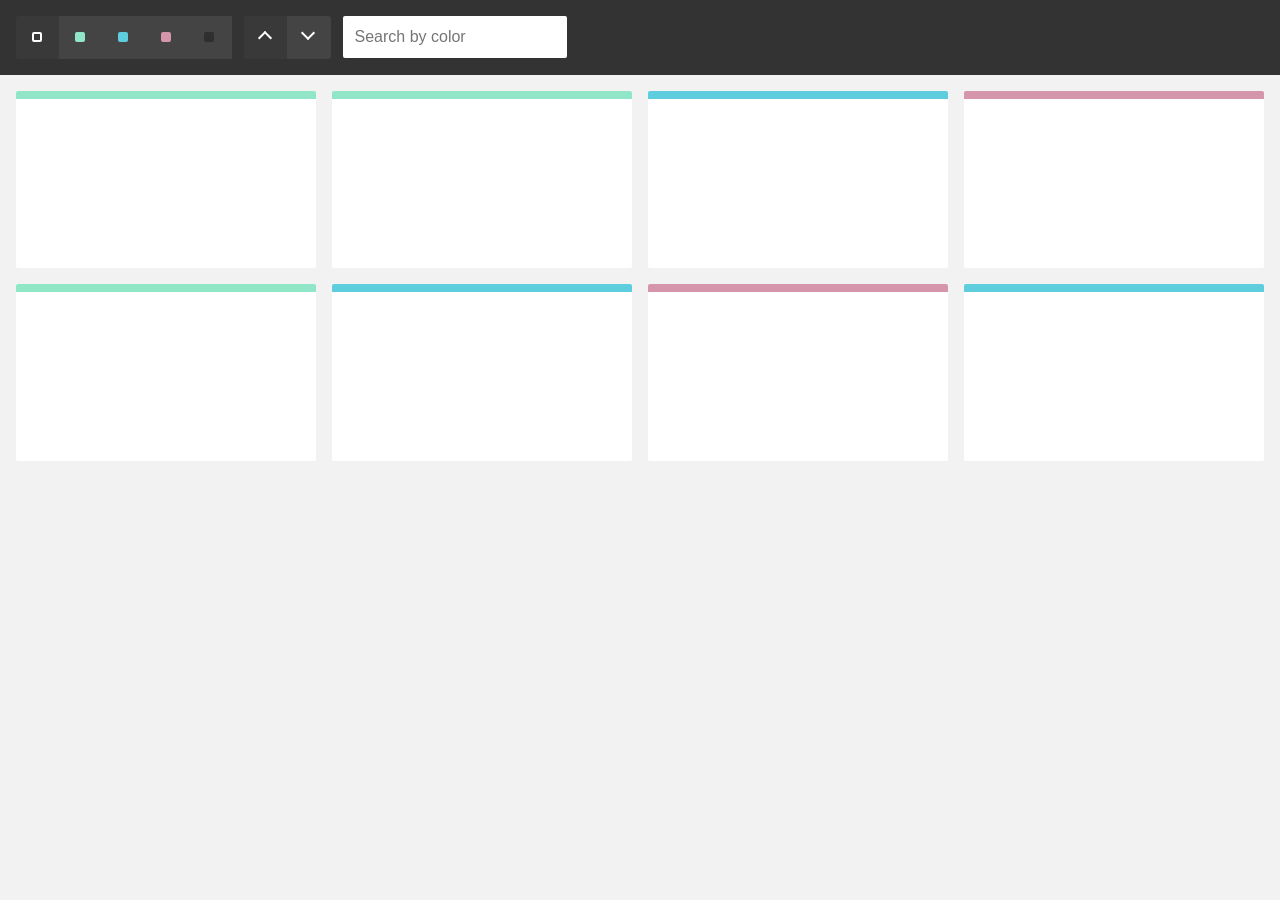
<file: dump/patrickkunka-mixitup-61dac05/demos/filtering-by-text-input/index.html>
<!DOCTYPE html>
<html>
    <head>
        <meta name="viewport" content="width=device-width, initial-scale=1">

        <link href="../reset.css" rel="stylesheet"/>
        <link href="./style.css" rel="stylesheet"/>

        <title>MixItUp Demo - Filtering by Text Input</title>
    </head>
    <body>
        <div class="controls">
            <button type="button" class="control" data-filter="all">All</button>
            <button type="button" class="control" data-filter=".green">Green</button>
            <button type="button" class="control" data-filter=".blue">Blue</button>
            <button type="button" class="control" data-filter=".pink">Pink</button>
            <button type="button" class="control" data-filter="none">None</button>

            <button type="button" class="control" data-sort="default:asc">Asc</button>
            <button type="button" class="control" data-sort="default:desc">Desc</button>

            <input type="text" class="input" data-ref="input-search" placeholder="Search by color"/>
        </div>

        <div class="container" data-ref="container">
            <div class="mix green"></div>
            <div class="mix green"></div>
            <div class="mix blue"></div>
            <div class="mix pink"></div>
            <div class="mix green"></div>
            <div class="mix blue"></div>
            <div class="mix pink"></div>
            <div class="mix blue"></div>

            <div class="gap"></div>
            <div class="gap"></div>
            <div class="gap"></div>
        </div>

        <script src="../mixitup.min.js"></script>

        <script>
            var container = document.querySelector('[data-ref="container"]');
            var inputSearch = document.querySelector('[data-ref="input-search"]');
            var keyupTimeout;

            var mixer = mixitup(container, {
                animation: {
                    duration: 350
                },
                callbacks: {
                    onMixClick: function() {
                        // Reset the search if a filter is clicked

                        if (this.matches('[data-filter]')) {
                            inputSearch.value = '';
                        }
                    }
                }
            });

            // Set up a handler to listen for "keyup" events from the search input

            inputSearch.addEventListener('keyup', function() {
                var searchValue;

                if (inputSearch.value.length < 3) {
                    // If the input value is less than 3 characters, don't send

                    searchValue = '';
                } else {
                    searchValue = inputSearch.value.toLowerCase().trim();
                }

                // Very basic throttling to prevent mixer thrashing. Only search
                // once 350ms has passed since the last keyup event

                clearTimeout(keyupTimeout);

                keyupTimeout = setTimeout(function() {
                    filterByString(searchValue);
                }, 350);
            });

            /**
             * Filters the mixer using a provided search string, which is matched against
             * the contents of each target's "class" attribute. Any custom data-attribute(s)
             * could also be used.
             *
             * @param  {string} searchValue
             * @return {void}
             */

            function filterByString(searchValue) {
                if (searchValue) {
                    // Use an attribute wildcard selector to check for matches

                    mixer.filter('[class*="' + searchValue + '"]');
                } else {
                    // If no searchValue, treat as filter('all')

                    mixer.filter('all');
                }
            }
        </script>
    </body>
</html>
</file>
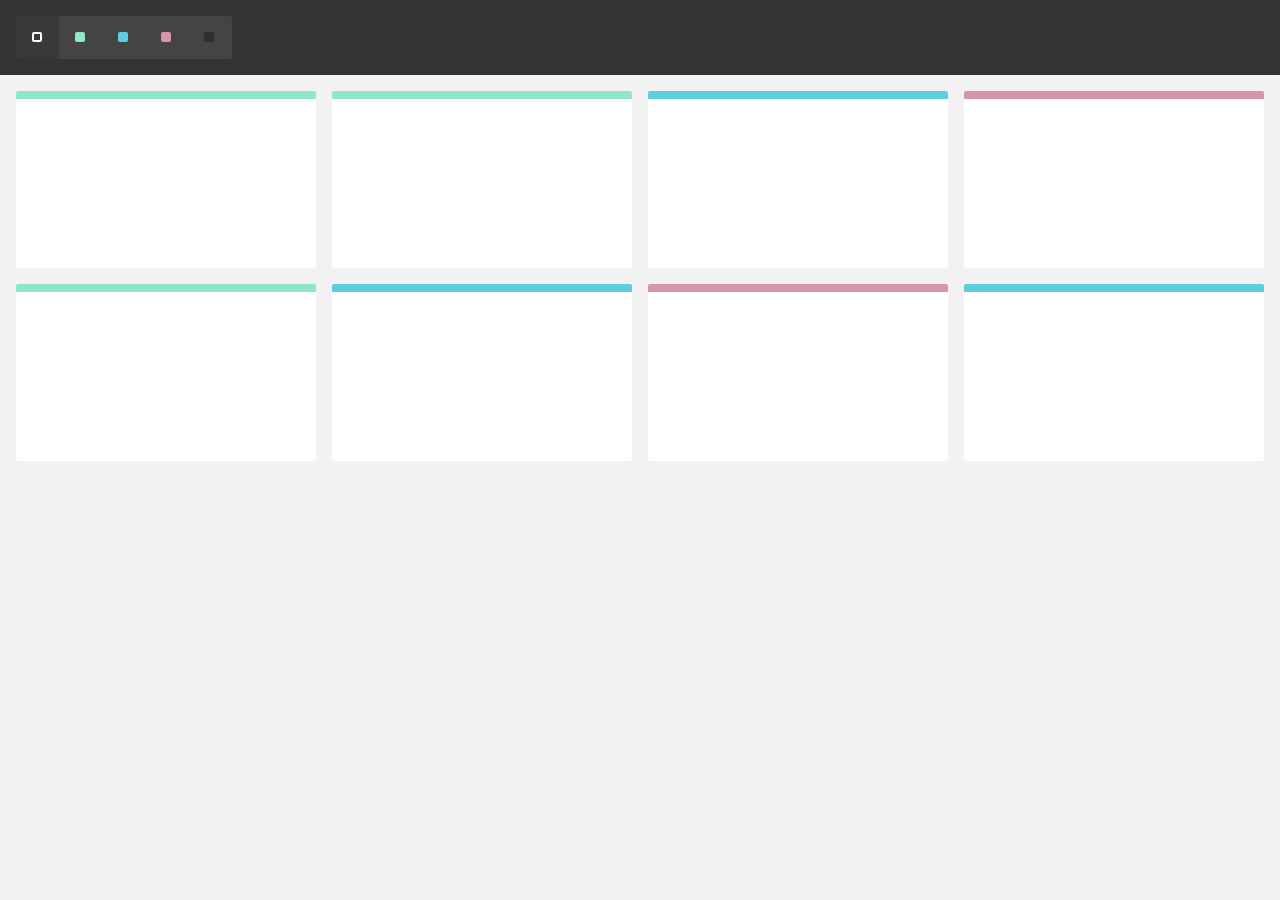
<file: dump/patrickkunka-mixitup-61dac05/demos/filtering-by-url/index.html>
<!DOCTYPE html>
<html>
    <head>
        <meta name="viewport" content="width=device-width, initial-scale=1">

        <link href="../reset.css" rel="stylesheet"/>
        <link href="./style.css" rel="stylesheet"/>

        <title>MixItUp Demo - Filtering by URL</title>
    </head>
    <body>
        <div class="controls">
            <button type="button" class="control" data-filter="all">All</button>
            <button type="button" class="control" data-filter=".green">Green</button>
            <button type="button" class="control" data-filter=".blue">Blue</button>
            <button type="button" class="control" data-filter=".pink">Pink</button>
            <button type="button" class="control" data-filter="none">None</button>
        </div>

        <div class="container">
            <div class="mix green"></div>
            <div class="mix green"></div>
            <div class="mix blue"></div>
            <div class="mix pink"></div>
            <div class="mix green"></div>
            <div class="mix blue"></div>
            <div class="mix pink"></div>
            <div class="mix blue"></div>

            <div class="gap"></div>
            <div class="gap"></div>
            <div class="gap"></div>
        </div>

        <script src="../mixitup.min.js"></script>

        <script>
            // As we have no server-side application or routes, we will use
            // a URL "hash" for this demo, but we chould just as easily use
            // a URL route segment.

            // As we will use the target selector in several parts of the demo,
            // we will declare it as a variable here.

            var targetSelector = '.mix';

            /**
             * Reads a hash from the URL (if present), and converts it into a class
             * selector string. E.g "#green" -> ".green". Otherwise, defaults
             * to the targetSelector, equivalent to "all"
             *
             * @return {string}
             */

            function getSelectorFromHash() {
                var hash = window.location.hash.replace(/^#/g, '');

                var selector = hash ? '.' + hash : targetSelector;

                return selector;
            }

            /**
             * Updates the URL whenever the current filter changes.
             *
             * @param   {mixitup.State} state
             * @return  {void}
             */

            function setHash(state) {
                var selector = state.activeFilter.selector;
                var newHash = '#' + selector.replace(/^\./g, '');

                if (selector === targetSelector && window.location.hash) {
                    // Equivalent to filter "all", remove the hash

                    history.pushState(null, document.title, window.location.pathname); // or history.replaceState()
                } else if (newHash !== window.location.hash && selector !== targetSelector) {
                    // Change the hash

                    history.pushState(null, document.title, window.location.pathname + newHash); // or history.replaceState()
                }
            }

            // Instantiate and configure the mixer

            var mixer = mixitup('.container', {
                selectors: {
                    target: targetSelector
                },
                load: {
                    filter: getSelectorFromHash() // Ensure that the mixer's initial filter matches the URL on startup
                },
                callbacks: {
                    onMixEnd: setHash // Call the setHash() method at the end of each operation
                }
            });

            // Add an "onhashchange" handler to keep the mixer in sync as the user goes
            // back and forward through their history.

            // NB: This may or may not be the desired behavior for your project. If you don't
            // want MixItUp operations to count as individual history items, simply use
            // 'replaceState()' instead of 'pushState()' within the 'setHash()' function above.
            // In which case this handler would no longer be neccessary.

            window.onhashchange = function() {
                var selector = getSelectorFromHash();

                if (selector === mixer.getState().activeFilter.selector) return; // no change

                mixer.filter(selector);
            };
        </script>
    </body>
</html>
</file>
<file: dump/patrickkunka-mixitup-61dac05/demos/attribute-selectors/style.css>
html,
body {
    height: 100%;
    background: #f2f2f2;
}

*,
*:before,
*:after {
    box-sizing: border-box;
}

/* Controls
---------------------------------------------------------------------- */

.controls {
    padding: 1rem;
    background: #333;
    font-size: 0.1px;
}

.control {
    position: relative;
    display: inline-block;
    width: 2.7rem;
    height: 2.7rem;
    background: #444;
    cursor: pointer;
    font-size: 0.1px;
    color: white;
    transition: background 150ms;
}

.control:hover {
    background: #3f3f3f;
}

.control[data-filter]:after {
    content: '';
    position: absolute;
    width: 10px;
    height: 10px;
    top: calc(50% - 6px);
    left: calc(50% - 6px);
    border: 2px solid currentColor;
    border-radius: 2px;
    background: currentColor;
    transition: background-color 150ms, border-color 150ms;
}

.control[data-sort]:after {
    content: '';
    position: absolute;
    width: 10px;
    height: 10px;
    border-top: 2px solid;
    border-left: 2px solid;
    top: calc(50% - 6px);
    left: calc(50% - 6px);
    transform:  translateY(1px) rotate(45deg);
}

.control[data-sort*=":desc"]:after {
    transform:  translateY(-4px) rotate(-135deg);
}

.mixitup-control-active {
    background: #393939;
}

.mixitup-control-active[data-filter]:after {
    background: transparent;
}

.control:first-of-type {
    border-radius: 3px 0 0 3px;
}

.control:last-of-type {
    border-radius: 0 3px 3px 0;
}

.control[data-filter] + .control[data-sort] {
    margin-left: .75rem;
}

.control[data-filter=".green"] {
    color: #91e6c7;
}

.control[data-filter=".blue"] {
    color: #5ecdde;
}

.control[data-filter=".pink"] {
    color: #d595aa;
}

.control[data-filter="none"] {
    color: #2f2f2f;
}

/* Container
---------------------------------------------------------------------- */

.container {
    padding: 1rem;
    text-align: justify;
    font-size: 0.1px;
}

.container:after {
    content: '';
    display: inline-block;
    width: 100%;
}

/* Grid Items
---------------------------------------------------------------------- */

.item,
.gap {
    display: inline-block;
    vertical-align: top;
}

.item {
    background: #fff;
    border-top: .5rem solid currentColor;
    border-radius: 2px;
    margin-bottom: 1rem;
    position: relative;
}

.item:before {
    content: '';
    display: inline-block;
    padding-top: 56.25%;
}

.item.green {
    color: #91e6c7;
}

.item.pink {
    color: #d595aa;
}

.item.blue {
    color: #5ecdde;
}

/* Grid Breakpoints
---------------------------------------------------------------------- */

/* 2 Columns */

.item,
.gap {
    width: calc(100%/2 - (((2 - 1) * 1rem) / 2));
}

/* 3 Columns */

@media screen and (min-width: 541px) {
    .item,
    .gap {
        width: calc(100%/3 - (((3 - 1) * 1rem) / 3));
    }
}

/* 4 Columns */

@media screen and (min-width: 961px) {
    .item,
    .gap {
        width: calc(100%/4 - (((4 - 1) * 1rem) / 4));
    }
}

/* 5 Columns */

@media screen and (min-width: 1281px) {
    .item,
    .gap {
        width: calc(100%/5 - (((5 - 1) * 1rem) / 5));
    }
}
</file>
<file: dump/patrickkunka-mixitup-61dac05/demos/basic-ie-8/style.css>
html,
body {
    height: 100%;
    background: #f2f2f2;
}

*,
*:before,
*:after {
    box-sizing: border-box;
}

/* Controls
---------------------------------------------------------------------- */

.controls {
    padding: 16px;
    background: #333;
    font-size: 0.1px;
}

.control {
    position: relative;
    display: inline-block;
    vertical-align: top;
    padding: 10px;
    font-size: 15px;
    height: 35px;
    min-width: 25px;
    background: #444;
    cursor: pointer;
    color: white;
    font-weight: 800;
    transition: background 150ms;
}

.control:hover {
    background: #3f3f3f;
}

.control[data-sort*=":desc"]:after {
    transform:  translateY(-4px) rotate(-135deg);
}

.mixitup-control-active {
    background: #393939;
}

.control[data-filter="all"] {
    background: #fff;
}

.control[data-filter=".green"] {
    background: #91e6c7;
}

.control[data-filter=".blue"] {
    background: #5ecdde;
}

.control[data-filter=".pink"] {
    background: #d595aa;
}

.control[data-filter="none"] {
    background: #2f2f2f;
}

/* Container
---------------------------------------------------------------------- */

.container {
    padding: 16px;
    text-align: justify;
    font-size: 0.1px;
}

.container:after {
    content: '';
    display: inline-block;
    width: 100%;
}

/* Target Elements
---------------------------------------------------------------------- */

.mix,
.gap {
    display: inline-block;
    vertical-align: top;
}

.mix {
    background: #fff;
    border-top: 8px solid transparent;
    border-radius: 2px;
    margin-bottom: 1.25%;
    position: relative;
}

.mix:before {
    content: '';
    display: inline-block;
    padding-top: 56.25%;
}

.mix.green {
    border-top-color: #91e6c7;
}

.mix.pink {
    border-top-color: #d595aa;
}

.mix.blue {
    border-top-color: #5ecdde;
}

.mix,
.gap {
    width: 24%;
}
</file>
<file: dump/patrickkunka-mixitup-61dac05/demos/basic/style.css>
html,
body {
    height: 100%;
    background: #f2f2f2;
}

*,
*:before,
*:after {
    box-sizing: border-box;
}

/* Controls
---------------------------------------------------------------------- */

.controls {
    padding: 1rem;
    background: #333;
    font-size: 0.1px;
}

.control {
    position: relative;
    display: inline-block;
    width: 2.7rem;
    height: 2.7rem;
    background: #444;
    cursor: pointer;
    font-size: 0.1px;
    color: white;
    transition: background 150ms;
}

.control:hover {
    background: #3f3f3f;
}

.control[data-filter]:after {
    content: '';
    position: absolute;
    width: 10px;
    height: 10px;
    top: calc(50% - 6px);
    left: calc(50% - 6px);
    border: 2px solid currentColor;
    border-radius: 2px;
    background: currentColor;
    transition: background-color 150ms, border-color 150ms;
}

.control[data-sort]:after {
    content: '';
    position: absolute;
    width: 10px;
    height: 10px;
    border-top: 2px solid;
    border-left: 2px solid;
    top: calc(50% - 6px);
    left: calc(50% - 6px);
    transform:  translateY(1px) rotate(45deg);
}

.control[data-sort*=":desc"]:after {
    transform:  translateY(-4px) rotate(-135deg);
}

.mixitup-control-active {
    background: #393939;
}

.mixitup-control-active[data-filter]:after {
    background: transparent;
}

.control:first-of-type {
    border-radius: 3px 0 0 3px;
}

.control:last-of-type {
    border-radius: 0 3px 3px 0;
}

.control[data-filter] + .control[data-sort] {
    margin-left: .75rem;
}

.control[data-filter=".green"] {
    color: #91e6c7;
}

.control[data-filter=".blue"] {
    color: #5ecdde;
}

.control[data-filter=".pink"] {
    color: #d595aa;
}

.control[data-filter="none"] {
    color: #2f2f2f;
}

/* Container
---------------------------------------------------------------------- */

.container {
    padding: 1rem;
    text-align: justify;
    font-size: 0.1px;
}

.container:after {
    content: '';
    display: inline-block;
    width: 100%;
}

/* Target Elements
---------------------------------------------------------------------- */

.mix,
.gap {
    display: inline-block;
    vertical-align: top;
}

.mix {
    background: #fff;
    border-top: .5rem solid currentColor;
    border-radius: 2px;
    margin-bottom: 1rem;
    position: relative;
}

.mix:before {
    content: '';
    display: inline-block;
    padding-top: 56.25%;
}

.mix.green {
    color: #91e6c7;
}

.mix.pink {
    color: #d595aa;
}

.mix.blue {
    color: #5ecdde;
}

/* Grid Breakpoints
---------------------------------------------------------------------- */

/* 2 Columns */

.mix,
.gap {
    width: calc(100%/2 - (((2 - 1) * 1rem) / 2));
}

/* 3 Columns */

@media screen and (min-width: 541px) {
    .mix,
    .gap {
        width: calc(100%/3 - (((3 - 1) * 1rem) / 3));
    }
}

/* 4 Columns */

@media screen and (min-width: 961px) {
    .mix,
    .gap {
        width: calc(100%/4 - (((4 - 1) * 1rem) / 4));
    }
}

/* 5 Columns */

@media screen and (min-width: 1281px) {
    .mix,
    .gap {
        width: calc(100%/5 - (((5 - 1) * 1rem) / 5));
    }
}
</file>
<file: dump/patrickkunka-mixitup-61dac05/demos/checkboxes-with-reset-checkbox/style.css>
html,
body {
    height: 100%;
    background: #f2f2f2;
}

*,
*:before,
*:after {
    box-sizing: border-box;
}

/* Controls
---------------------------------------------------------------------- */

.controls {
    padding: 1rem;
    background: #333;
    font-size: 0.1px;
}

.control {
    position: relative;
    display: inline-block;
    width: 2.7rem;
    height: 2.7rem;
    background: #444;
    cursor: pointer;
    font-size: 0.1px;
    color: white;
    transition: background 150ms;
}

.control:hover {
    background: #3f3f3f;
}

.control[data-filter]:after {
    content: '';
    position: absolute;
    width: 10px;
    height: 10px;
    top: calc(50% - 6px);
    left: calc(50% - 6px);
    border: 2px solid currentColor;
    border-radius: 2px;
    background: currentColor;
    transition: background-color 150ms, border-color 150ms;
}

.control[data-sort]:after {
    content: '';
    position: absolute;
    width: 10px;
    height: 10px;
    border-top: 2px solid;
    border-left: 2px solid;
    top: calc(50% - 6px);
    left: calc(50% - 6px);
    transform:  translateY(1px) rotate(45deg);
}

.control[data-sort*=":desc"]:after {
    transform:  translateY(-4px) rotate(-135deg);
}

.mixitup-control-active {
    background: #393939;
}

.mixitup-control-active[data-filter]:after {
    background: transparent;
}

.control:first-of-type {
    border-radius: 3px 0 0 3px;
}

.control:last-of-type {
    border-radius: 0 3px 3px 0;
}

.checkbox-group {
    display: inline-block;
    padding: .5rem;
    background: #2a2a2a;
    margin-right: .75rem;
    vertical-align: top;
}

.checkbox {
    text-align: justify;
}

.checkbox:after {
    content: '';
    display: inline-block;
    width: 100%;
}

.checkbox-input,
.checkbox-label {
    display: inline-block;
}

.checkbox-label {
    color: white;
    font-family: 'helvetica-neue', arial, sans-serif;
    font-size: .9rem;
    margin-right: .5rem;
}

/* Container
---------------------------------------------------------------------- */

.container {
    padding: 1rem;
    text-align: justify;
    font-size: 0.1px;
}

.container:after {
    content: '';
    display: inline-block;
    width: 100%;
}

/* Target Elements
---------------------------------------------------------------------- */

.mix,
.gap {
    display: inline-block;
    vertical-align: top;
}

.mix {
    background: #fff;
    border-top: .5rem solid currentColor;
    border-radius: 2px;
    margin-bottom: 1rem;
    position: relative;
}

.mix:before {
    content: '';
    display: inline-block;
    padding-top: 56.25%;
}

.mix.green {
    color: #91e6c7;
}

.mix.pink {
    color: #d595aa;
}

.mix.blue {
    color: #5ecdde;
}

/* Grid Breakpoints
---------------------------------------------------------------------- */

/* 2 Columns */

.mix,
.gap {
    width: calc(100%/2 - (((2 - 1) * 1rem) / 2));
}

/* 3 Columns */

@media screen and (min-width: 541px) {
    .mix,
    .gap {
        width: calc(100%/3 - (((3 - 1) * 1rem) / 3));
    }
}

/* 4 Columns */

@media screen and (min-width: 961px) {
    .mix,
    .gap {
        width: calc(100%/4 - (((4 - 1) * 1rem) / 4));
    }
}

/* 5 Columns */

@media screen and (min-width: 1281px) {
    .mix,
    .gap {
        width: calc(100%/5 - (((5 - 1) * 1rem) / 5));
    }
}
</file>
<file: dump/patrickkunka-mixitup-61dac05/demos/checkboxes/style.css>
html,
body {
    height: 100%;
    background: #f2f2f2;
}

*,
*:before,
*:after {
    box-sizing: border-box;
}

/* Controls
---------------------------------------------------------------------- */

.controls {
    padding: 1rem;
    background: #333;
    font-size: 0.1px;
}

.control {
    position: relative;
    display: inline-block;
    width: 2.7rem;
    height: 2.7rem;
    background: #444;
    cursor: pointer;
    font-size: 0.1px;
    color: white;
    transition: background 150ms;
}

.control:hover {
    background: #3f3f3f;
}

.control[data-filter]:after {
    content: '';
    position: absolute;
    width: 10px;
    height: 10px;
    top: calc(50% - 6px);
    left: calc(50% - 6px);
    border: 2px solid currentColor;
    border-radius: 2px;
    background: currentColor;
    transition: background-color 150ms, border-color 150ms;
}

.control[data-sort]:after {
    content: '';
    position: absolute;
    width: 10px;
    height: 10px;
    border-top: 2px solid;
    border-left: 2px solid;
    top: calc(50% - 6px);
    left: calc(50% - 6px);
    transform:  translateY(1px) rotate(45deg);
}

.control[data-sort*=":desc"]:after {
    transform:  translateY(-4px) rotate(-135deg);
}

.mixitup-control-active {
    background: #393939;
}

.mixitup-control-active[data-filter]:after {
    background: transparent;
}

.control:first-of-type {
    border-radius: 3px 0 0 3px;
}

.control:last-of-type {
    border-radius: 0 3px 3px 0;
}

.checkbox-group {
    display: inline-block;
    padding: .5rem;
    background: #2a2a2a;
    margin-right: .75rem;
    vertical-align: top;
}

.checkbox {
    text-align: justify;
}

.checkbox:after {
    content: '';
    display: inline-block;
    width: 100%;
}

.checkbox-input,
.checkbox-label {
    display: inline-block;
}

.checkbox-label {
    color: white;
    font-family: 'helvetica-neue', arial, sans-serif;
    font-size: .9rem;
    margin-right: .5rem;
}

/* Container
---------------------------------------------------------------------- */

.container {
    padding: 1rem;
    text-align: justify;
    font-size: 0.1px;
}

.container:after {
    content: '';
    display: inline-block;
    width: 100%;
}

/* Target Elements
---------------------------------------------------------------------- */

.mix,
.gap {
    display: inline-block;
    vertical-align: top;
}

.mix {
    background: #fff;
    border-top: .5rem solid currentColor;
    border-radius: 2px;
    margin-bottom: 1rem;
    position: relative;
}

.mix:before {
    content: '';
    display: inline-block;
    padding-top: 56.25%;
}

.mix.green {
    color: #91e6c7;
}

.mix.pink {
    color: #d595aa;
}

.mix.blue {
    color: #5ecdde;
}

/* Grid Breakpoints
---------------------------------------------------------------------- */

/* 2 Columns */

.mix,
.gap {
    width: calc(100%/2 - (((2 - 1) * 1rem) / 2));
}

/* 3 Columns */

@media screen and (min-width: 541px) {
    .mix,
    .gap {
        width: calc(100%/3 - (((3 - 1) * 1rem) / 3));
    }
}

/* 4 Columns */

@media screen and (min-width: 961px) {
    .mix,
    .gap {
        width: calc(100%/4 - (((4 - 1) * 1rem) / 4));
    }
}

/* 5 Columns */

@media screen and (min-width: 1281px) {
    .mix,
    .gap {
        width: calc(100%/5 - (((5 - 1) * 1rem) / 5));
    }
}
</file>
<file: dump/patrickkunka-mixitup-61dac05/demos/dataset-empty-container/style.css>
html,
body {
    height: 100%;
    background: #f2f2f2;
}

*,
*:before,
*:after {
    box-sizing: border-box;
}

/* Controls
---------------------------------------------------------------------- */

.controls {
    padding: 1rem;
    background: #333;
    font-size: 0.1px;
}

.control {
    position: relative;
    display: inline-block;
    width: 2.7rem;
    height: 2.7rem;
    background: #444;
    cursor: pointer;
    font-size: 0.1px;
    color: white;
    transition: background 150ms;
}

.control:not(.control-active):hover {
    background: #3f3f3f;
}

.control-filter:after {
    content: '';
    position: absolute;
    width: 10px;
    height: 10px;
    top: calc(50% - 6px);
    left: calc(50% - 6px);
    border: 2px solid currentColor;
    border-radius: 2px;
    background: currentColor;
    transition: background-color 150ms, border-color 150ms;
}

.control-sort:after {
    content: '';
    position: absolute;
    width: 10px;
    height: 10px;
    border-top: 2px solid;
    border-left: 2px solid;
    top: calc(50% - 6px);
    left: calc(50% - 6px);
    transform:  translateY(1px) rotate(45deg);
}

.control-sort[data-order="desc"]:after {
    transform:  translateY(-4px) rotate(-135deg);
}

.control-active {
    background: #393939;
}

.control-filter.control-active:after {
    background: transparent;
}

.control:first-of-type {
    border-radius: 3px 0 0 3px;
}

.control:last-of-type {
    border-radius: 0 3px 3px 0;
}

.control-filter + .control-sort {
    margin-left: .75rem;
}

.control-filter[data-color="green"] {
    color: #91e6c7;
}

.control-filter[data-color="blue"] {
    color: #5ecdde;
}

.control-filter[data-color="pink"] {
    color: #d595aa;
}

.control-filter[data-color="none"] {
    color: #2f2f2f;
}

/* Container
---------------------------------------------------------------------- */

.container {
    padding: 1rem;
    text-align: justify;
    font-size: 0.1px;
}

.container:after {
    content: '';
    display: inline-block;
    width: 100%;
}

/* Target Elements
---------------------------------------------------------------------- */

.item,
.gap {
    display: inline-block;
    vertical-align: top;
}

.item {
    background: #fff;
    border-top: .5rem solid currentColor;
    border-radius: 2px;
    margin-bottom: 1rem;
    position: relative;
}

.item:before {
    content: '';
    display: inline-block;
    padding-top: 56.25%;
}

.item.green {
    color: #91e6c7;
}

.item.pink {
    color: #d595aa;
}

.item.blue {
    color: #5ecdde;
}

.item .published-date {
    position: absolute;
    top: 0;
    left: 0;
    padding: 1rem;
    font-size: 1rem;
    color: #333;
    font-family: 'helvetica-neue', arial, sans-serif;
    font-weight:  700;
}

/* Grid Breakpoints
---------------------------------------------------------------------- */

/* 2 Columns */

.item,
.gap {
    width: calc(100%/2 - (((2 - 1) * 1rem) / 2));
}

/* 3 Columns */

@media screen and (min-width: 541px) {
    .item,
    .gap {
        width: calc(100%/3 - (((3 - 1) * 1rem) / 3));
    }
}

/* 4 Columns */

@media screen and (min-width: 961px) {
    .item,
    .gap {
        width: calc(100%/4 - (((4 - 1) * 1rem) / 4));
    }
}

/* 5 Columns */

@media screen and (min-width: 1281px) {
    .item,
    .gap {
        width: calc(100%/5 - (((5 - 1) * 1rem) / 5));
    }
}
</file>
<file: dump/patrickkunka-mixitup-61dac05/demos/dataset-pre-rendered-targets/style.css>
html,
body {
    height: 100%;
    background: #f2f2f2;
}

*,
*:before,
*:after {
    box-sizing: border-box;
}

/* Controls
---------------------------------------------------------------------- */

.controls {
    padding: 1rem;
    background: #333;
    font-size: 0.1px;
}

.control {
    position: relative;
    display: inline-block;
    width: 2.7rem;
    height: 2.7rem;
    background: #444;
    cursor: pointer;
    font-size: 0.1px;
    color: white;
    transition: background 150ms;
}

.control:not(.control-active):hover {
    background: #3f3f3f;
}

.control-filter:after {
    content: '';
    position: absolute;
    width: 10px;
    height: 10px;
    top: calc(50% - 6px);
    left: calc(50% - 6px);
    border: 2px solid currentColor;
    border-radius: 2px;
    background: currentColor;
    transition: background-color 150ms, border-color 150ms;
}

.control-sort:after {
    content: '';
    position: absolute;
    width: 10px;
    height: 10px;
    border-top: 2px solid;
    border-left: 2px solid;
    top: calc(50% - 6px);
    left: calc(50% - 6px);
    transform:  translateY(1px) rotate(45deg);
}

.control-sort[data-order="desc"]:after {
    transform:  translateY(-4px) rotate(-135deg);
}

.control-active {
    background: #393939;
}

.control-filter.control-active:after {
    background: transparent;
}

.control:first-of-type {
    border-radius: 3px 0 0 3px;
}

.control:last-of-type {
    border-radius: 0 3px 3px 0;
}

.control-filter + .control-sort {
    margin-left: .75rem;
}

.control-filter[data-color="green"] {
    color: #91e6c7;
}

.control-filter[data-color="blue"] {
    color: #5ecdde;
}

.control-filter[data-color="pink"] {
    color: #d595aa;
}

.control-filter[data-color="none"] {
    color: #2f2f2f;
}

/* Container
---------------------------------------------------------------------- */

.container {
    padding: 1rem;
    text-align: justify;
    font-size: 0.1px;
}

.container:after {
    content: '';
    display: inline-block;
    width: 100%;
}

/* Target Elements
---------------------------------------------------------------------- */

.item,
.gap {
    display: inline-block;
    vertical-align: top;
}

.item {
    background: #fff;
    border-top: .5rem solid currentColor;
    border-radius: 2px;
    margin-bottom: 1rem;
    position: relative;
}

.item:before {
    content: '';
    display: inline-block;
    padding-top: 56.25%;
}

.item.green {
    color: #91e6c7;
}

.item.pink {
    color: #d595aa;
}

.item.blue {
    color: #5ecdde;
}

.item .published-date {
    position: absolute;
    top: 0;
    left: 0;
    padding: 1rem;
    font-size: 1rem;
    color: #333;
    font-family: 'helvetica-neue', arial, sans-serif;
    font-weight:  700;
}

/* Grid Breakpoints
---------------------------------------------------------------------- */

/* 2 Columns */

.item,
.gap {
    width: calc(100%/2 - (((2 - 1) * 1rem) / 2));
}

/* 3 Columns */

@media screen and (min-width: 541px) {
    .item,
    .gap {
        width: calc(100%/3 - (((3 - 1) * 1rem) / 3));
    }
}

/* 4 Columns */

@media screen and (min-width: 961px) {
    .item,
    .gap {
        width: calc(100%/4 - (((4 - 1) * 1rem) / 4));
    }
}

/* 5 Columns */

@media screen and (min-width: 1281px) {
    .item,
    .gap {
        width: calc(100%/5 - (((5 - 1) * 1rem) / 5));
    }
}
</file>
<file: dump/patrickkunka-mixitup-61dac05/demos/filtering-by-range/style.css>
html,
body {
    height: 100%;
    background: #f2f2f2;
}

*,
*:before,
*:after {
    box-sizing: border-box;
}

/* Controls
---------------------------------------------------------------------- */

.controls {
    padding: 1rem;
    background: #333;
    font-size: 0.1px;
}

.control {
    position: relative;
    display: inline-block;
    width: 2.7rem;
    height: 2.7rem;
    background: #444;
    cursor: pointer;
    font-size: 0.1px;
    color: white;
    transition: background 150ms;
}

.control:hover {
    background: #3f3f3f;
}

.control[data-filter]:after {
    content: '';
    position: absolute;
    width: 10px;
    height: 10px;
    top: calc(50% - 6px);
    left: calc(50% - 6px);
    border: 2px solid currentColor;
    border-radius: 2px;
    background: currentColor;
    transition: background-color 150ms, border-color 150ms;
}

.control[data-sort]:after {
    content: '';
    position: absolute;
    width: 10px;
    height: 10px;
    border-top: 2px solid;
    border-left: 2px solid;
    top: calc(50% - 6px);
    left: calc(50% - 6px);
    transform:  translateY(1px) rotate(45deg);
}

.control[data-sort*=":desc"]:after {
    transform:  translateY(-4px) rotate(-135deg);
}

.mixitup-control-active {
    background: #393939;
}

.mixitup-control-active[data-filter]:after {
    background: transparent;
}

.control:first-of-type {
    border-radius: 3px 0 0 3px;
}

.control:last-of-type {
    border-radius: 0 3px 3px 0;
}

.control[data-filter] + .control[data-sort] {
    margin-left: .75rem;
}

.control[data-filter=".green"] {
    color: #91e6c7;
}

.control[data-filter=".blue"] {
    color: #5ecdde;
}

.control[data-filter=".pink"] {
    color: #d595aa;
}

.control[data-filter="none"] {
    color: #2f2f2f;
}

.range-slider {
    margin: 0 1rem;
    display: inline-block;
    vertical-align: middle;
    position: relative;
}

.range-slider:last-child {
    margin-left: 0;
}

.range-slider::before,
.range-slider::after,
.range-slider-label {
    font-family: 'helvetica-neue', arial, sans-serif;
}

.range-slider::before,
.range-slider::after {
    font-size: .7rem;
    color: #aaa;
    content: '0';
    position: absolute;
    bottom: 0;
    left: 0;
    padding: 0 .2rem;
}

.range-slider::after {
    content: '10';
    left: auto;
    right: 0;
}

.range-slider-label {
    display: block;
    font-size: .8rem;
    color: #ccc;
    margin-bottom: .05rem;
    font-weight: 700;
}

.range-slider:last-child .range-slider-label {
    text-align: right;
}

.range-slider-input {
    position: relative;
    background: transparent;
    -webkit-appearance: none;
    margin-bottom: .75rem;
    z-index: 1;
}

.range-slider-input::-webkit-slider-runnable-track {
    width: 300px;
    height: 5px;
    background: #888;
    border: none;
    border-radius: 3px;
    transition: background 150ms;
}

.range-slider-input::-webkit-slider-thumb {
    -webkit-appearance: none;
    border: none;
    height: 16px;
    width: 16px;
    border-radius: 50%;
    background: #5ecdde;
    margin-top: -6px;
}

.range-slider-input:focus {
    outline: none;
}

/* Container
---------------------------------------------------------------------- */

.container {
    padding: 1rem;
    text-align: justify;
    font-size: 0.1px;
}

.container:after {
    content: '';
    display: inline-block;
    width: 100%;
}

/* Target Elements
---------------------------------------------------------------------- */

.mix,
.gap {
    display: inline-block;
    vertical-align: top;
}

.mix {
    background: #fff;
    border-top: .5rem solid currentColor;
    border-radius: 2px;
    margin-bottom: 1rem;
    position: relative;
    font-family: 'helvetica-neue', arial, sans-serif;
}

.mix:before {
    content: '';
    display: inline-block;
    padding-top: 56.25%;
}

.mix.green {
    color: #91e6c7;
}

.mix.pink {
    color: #d595aa;
}

.mix.blue {
    color: #5ecdde;
}

.mix[data-size]:after {
    position: absolute;
    content: attr(data-size);
    font-size: 1rem;
    font-weight: bold;
    color: #aaa;
    padding: 1rem;
    width: 100%;
    top: 0;
    left: 0;
}

/* Grid Breakpoints
---------------------------------------------------------------------- */

/* 2 Columns */

.mix,
.gap {
    width: calc(100%/2 - (((2 - 1) * 1rem) / 2));
}

/* 3 Columns */

@media screen and (min-width: 541px) {
    .mix,
    .gap {
        width: calc(100%/3 - (((3 - 1) * 1rem) / 3));
    }
}

/* 4 Columns */

@media screen and (min-width: 961px) {
    .mix,
    .gap {
        width: calc(100%/4 - (((4 - 1) * 1rem) / 4));
    }
}

/* 5 Columns */

@media screen and (min-width: 1281px) {
    .mix,
    .gap {
        width: calc(100%/5 - (((5 - 1) * 1rem) / 5));
    }
}
</file>
<file: dump/patrickkunka-mixitup-61dac05/demos/filtering-by-text-input/style.css>
html,
body {
    height: 100%;
    background: #f2f2f2;
}

*,
*:before,
*:after {
    box-sizing: border-box;
}

/* Controls
---------------------------------------------------------------------- */

.controls {
    padding: 1rem;
    background: #333;
    font-size: 0.1px;
}

.control {
    position: relative;
    display: inline-block;
    width: 2.7rem;
    height: 2.7rem;
    background: #444;
    cursor: pointer;
    font-size: 0.1px;
    color: white;
    transition: background 150ms;
}

.control:hover {
    background: #3f3f3f;
}

.control[data-filter]:after {
    content: '';
    position: absolute;
    width: 10px;
    height: 10px;
    top: calc(50% - 6px);
    left: calc(50% - 6px);
    border: 2px solid currentColor;
    border-radius: 2px;
    background: currentColor;
    transition: background-color 150ms, border-color 150ms;
}

.control[data-sort]:after {
    content: '';
    position: absolute;
    width: 10px;
    height: 10px;
    border-top: 2px solid;
    border-left: 2px solid;
    top: calc(50% - 6px);
    left: calc(50% - 6px);
    transform:  translateY(1px) rotate(45deg);
}

.control[data-sort*=":desc"]:after {
    transform:  translateY(-4px) rotate(-135deg);
}

.mixitup-control-active {
    background: #393939;
}

.mixitup-control-active[data-filter]:after {
    background: transparent;
}

.control:first-of-type {
    border-radius: 3px 0 0 3px;
}

.control:last-of-type {
    border-radius: 0 3px 3px 0;
}

.control[data-filter] + .control[data-sort] {
    margin-left: .75rem;
}

.control[data-filter=".green"] {
    color: #91e6c7;
}

.control[data-filter=".blue"] {
    color: #5ecdde;
}

.control[data-filter=".pink"] {
    color: #d595aa;
}

.control[data-filter="none"] {
    color: #2f2f2f;
}

.input {
    display: inline-block;
    font-size: 1rem;
    padding: .75rem;
    margin-left: .75rem;
    border-radius: 2px;
    border: 0 none;
    background: white;
    font-family: 'helvetica neue', arial, sans-serif;
    vertical-align: top;
}

/* Container
---------------------------------------------------------------------- */

.container {
    padding: 1rem;
    text-align: justify;
    font-size: 0.1px;
}

.container:after {
    content: '';
    display: inline-block;
    width: 100%;
}

/* Target Elements
---------------------------------------------------------------------- */

.mix,
.gap {
    display: inline-block;
    vertical-align: top;
}

.mix {
    background: #fff;
    border-top: .5rem solid currentColor;
    border-radius: 2px;
    margin-bottom: 1rem;
    position: relative;
}

.mix:before {
    content: '';
    display: inline-block;
    padding-top: 56.25%;
}

.mix.green {
    color: #91e6c7;
}

.mix.pink {
    color: #d595aa;
}

.mix.blue {
    color: #5ecdde;
}

/* Grid Breakpoints
---------------------------------------------------------------------- */

/* 2 Columns */

.mix,
.gap {
    width: calc(100%/2 - (((2 - 1) * 1rem) / 2));
}

/* 3 Columns */

@media screen and (min-width: 541px) {
    .mix,
    .gap {
        width: calc(100%/3 - (((3 - 1) * 1rem) / 3));
    }
}

/* 4 Columns */

@media screen and (min-width: 961px) {
    .mix,
    .gap {
        width: calc(100%/4 - (((4 - 1) * 1rem) / 4));
    }
}

/* 5 Columns */

@media screen and (min-width: 1281px) {
    .mix,
    .gap {
        width: calc(100%/5 - (((5 - 1) * 1rem) / 5));
    }
}
</file>
<file: dump/patrickkunka-mixitup-61dac05/demos/filtering-by-url/style.css>
html,
body {
    height: 100%;
    background: #f2f2f2;
}

*,
*:before,
*:after {
    box-sizing: border-box;
}

/* Controls
---------------------------------------------------------------------- */

.controls {
    padding: 1rem;
    background: #333;
    font-size: 0.1px;
}

.control {
    position: relative;
    display: inline-block;
    width: 2.7rem;
    height: 2.7rem;
    background: #444;
    cursor: pointer;
    font-size: 0.1px;
    color: white;
    transition: background 150ms;
}

.control:hover {
    background: #3f3f3f;
}

.control[data-filter]:after {
    content: '';
    position: absolute;
    width: 10px;
    height: 10px;
    top: calc(50% - 6px);
    left: calc(50% - 6px);
    border: 2px solid currentColor;
    border-radius: 2px;
    background: currentColor;
    transition: background-color 150ms, border-color 150ms;
}

.mixitup-control-active {
    background: #393939;
}

.mixitup-control-active[data-filter]:after {
    background: transparent;
}

.control:first-of-type {
    border-radius: 3px 0 0 3px;
}

.control:last-of-type {
    border-radius: 0 3px 3px 0;
}

.control[data-filter=".green"] {
    color: #91e6c7;
}

.control[data-filter=".blue"] {
    color: #5ecdde;
}

.control[data-filter=".pink"] {
    color: #d595aa;
}

.control[data-filter="none"] {
    color: #2f2f2f;
}

/* Container
---------------------------------------------------------------------- */

.container {
    padding: 1rem;
    text-align: justify;
    font-size: 0.1px;
}

.container:after {
    content: '';
    display: inline-block;
    width: 100%;
}

/* Target Elements
---------------------------------------------------------------------- */

.mix,
.gap {
    display: inline-block;
    vertical-align: top;
}

.mix {
    background: #fff;
    border-top: .5rem solid currentColor;
    border-radius: 2px;
    margin-bottom: 1rem;
    position: relative;
}

.mix:before {
    content: '';
    display: inline-block;
    padding-top: 56.25%;
}

.mix.green {
    color: #91e6c7;
}

.mix.pink {
    color: #d595aa;
}

.mix.blue {
    color: #5ecdde;
}

/* Grid Breakpoints
---------------------------------------------------------------------- */

/* 2 Columns */

.mix,
.gap {
    width: calc(100%/2 - (((2 - 1) * 1rem) / 2));
}

/* 3 Columns */

@media screen and (min-width: 541px) {
    .mix,
    .gap {
        width: calc(100%/3 - (((3 - 1) * 1rem) / 3));
    }
}

/* 4 Columns */

@media screen and (min-width: 961px) {
    .mix,
    .gap {
        width: calc(100%/4 - (((4 - 1) * 1rem) / 4));
    }
}

/* 5 Columns */

@media screen and (min-width: 1281px) {
    .mix,
    .gap {
        width: calc(100%/5 - (((5 - 1) * 1rem) / 5));
    }
}
</file>
